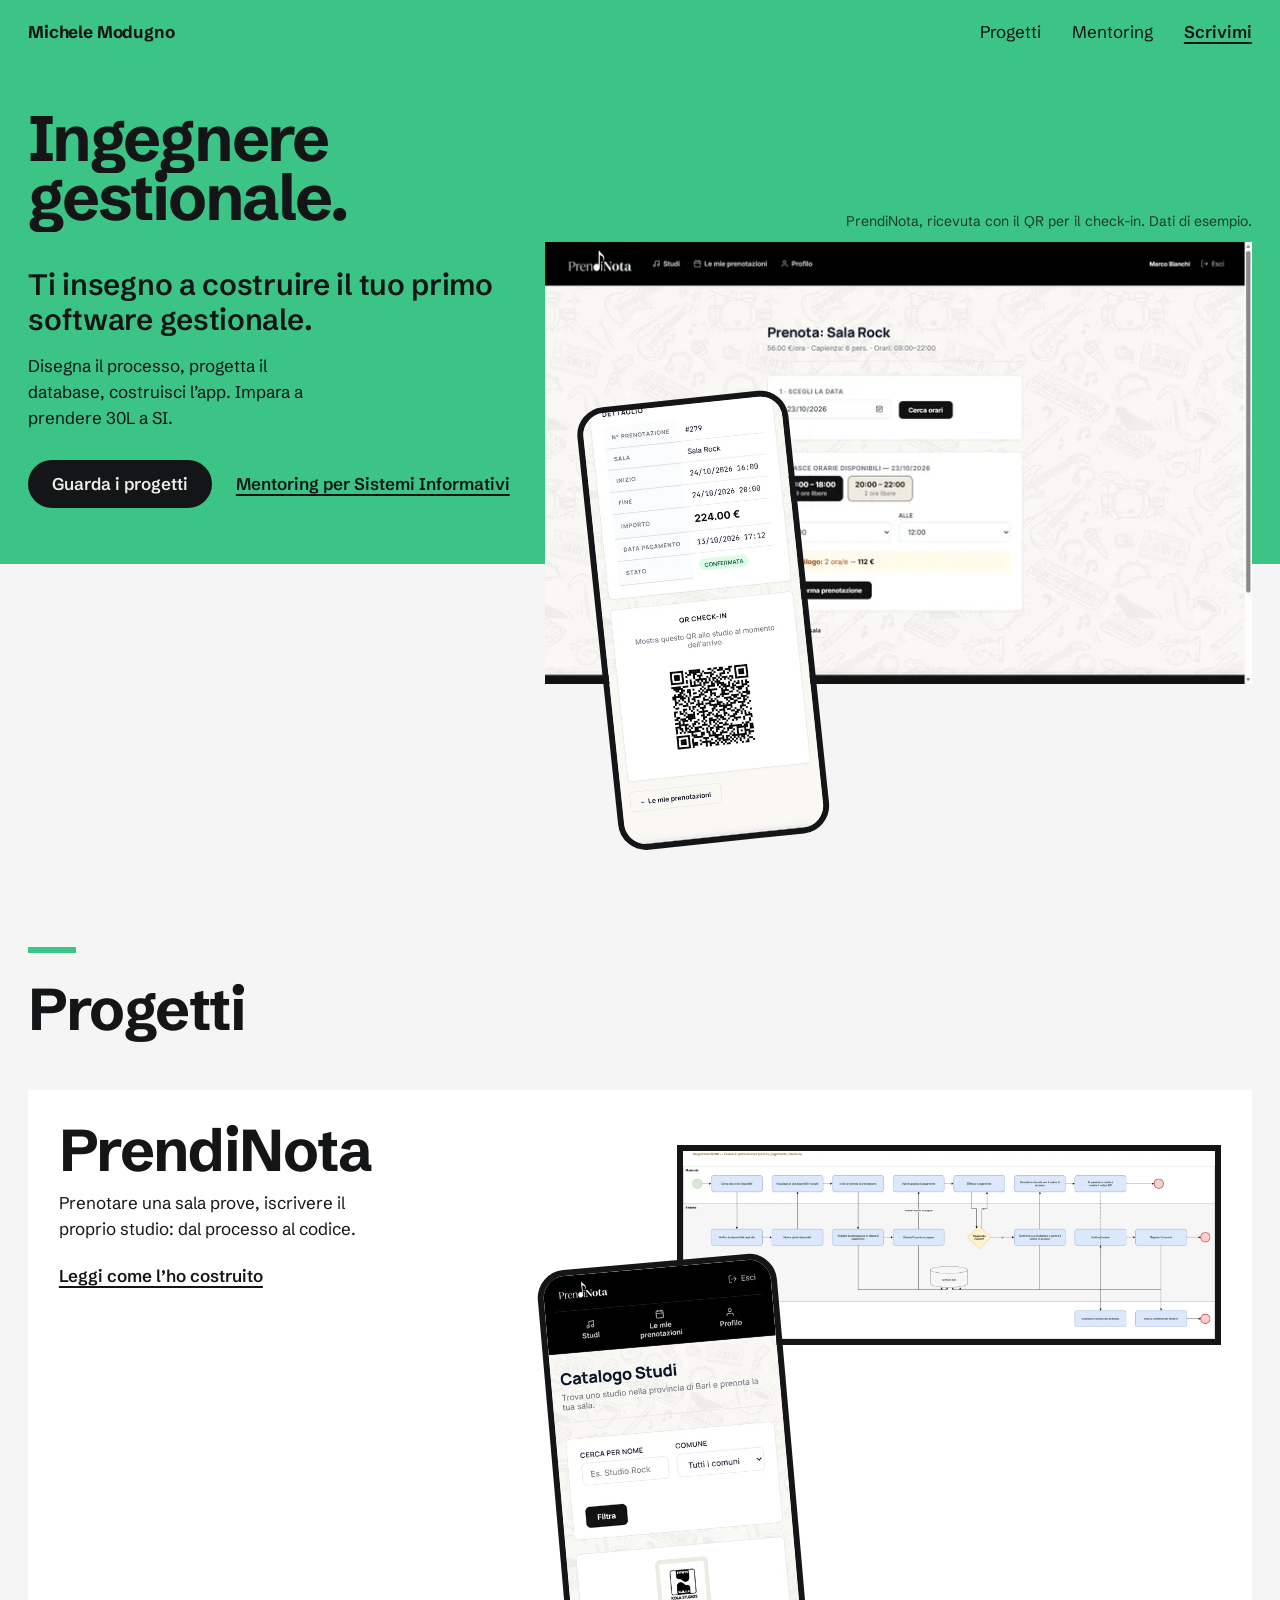
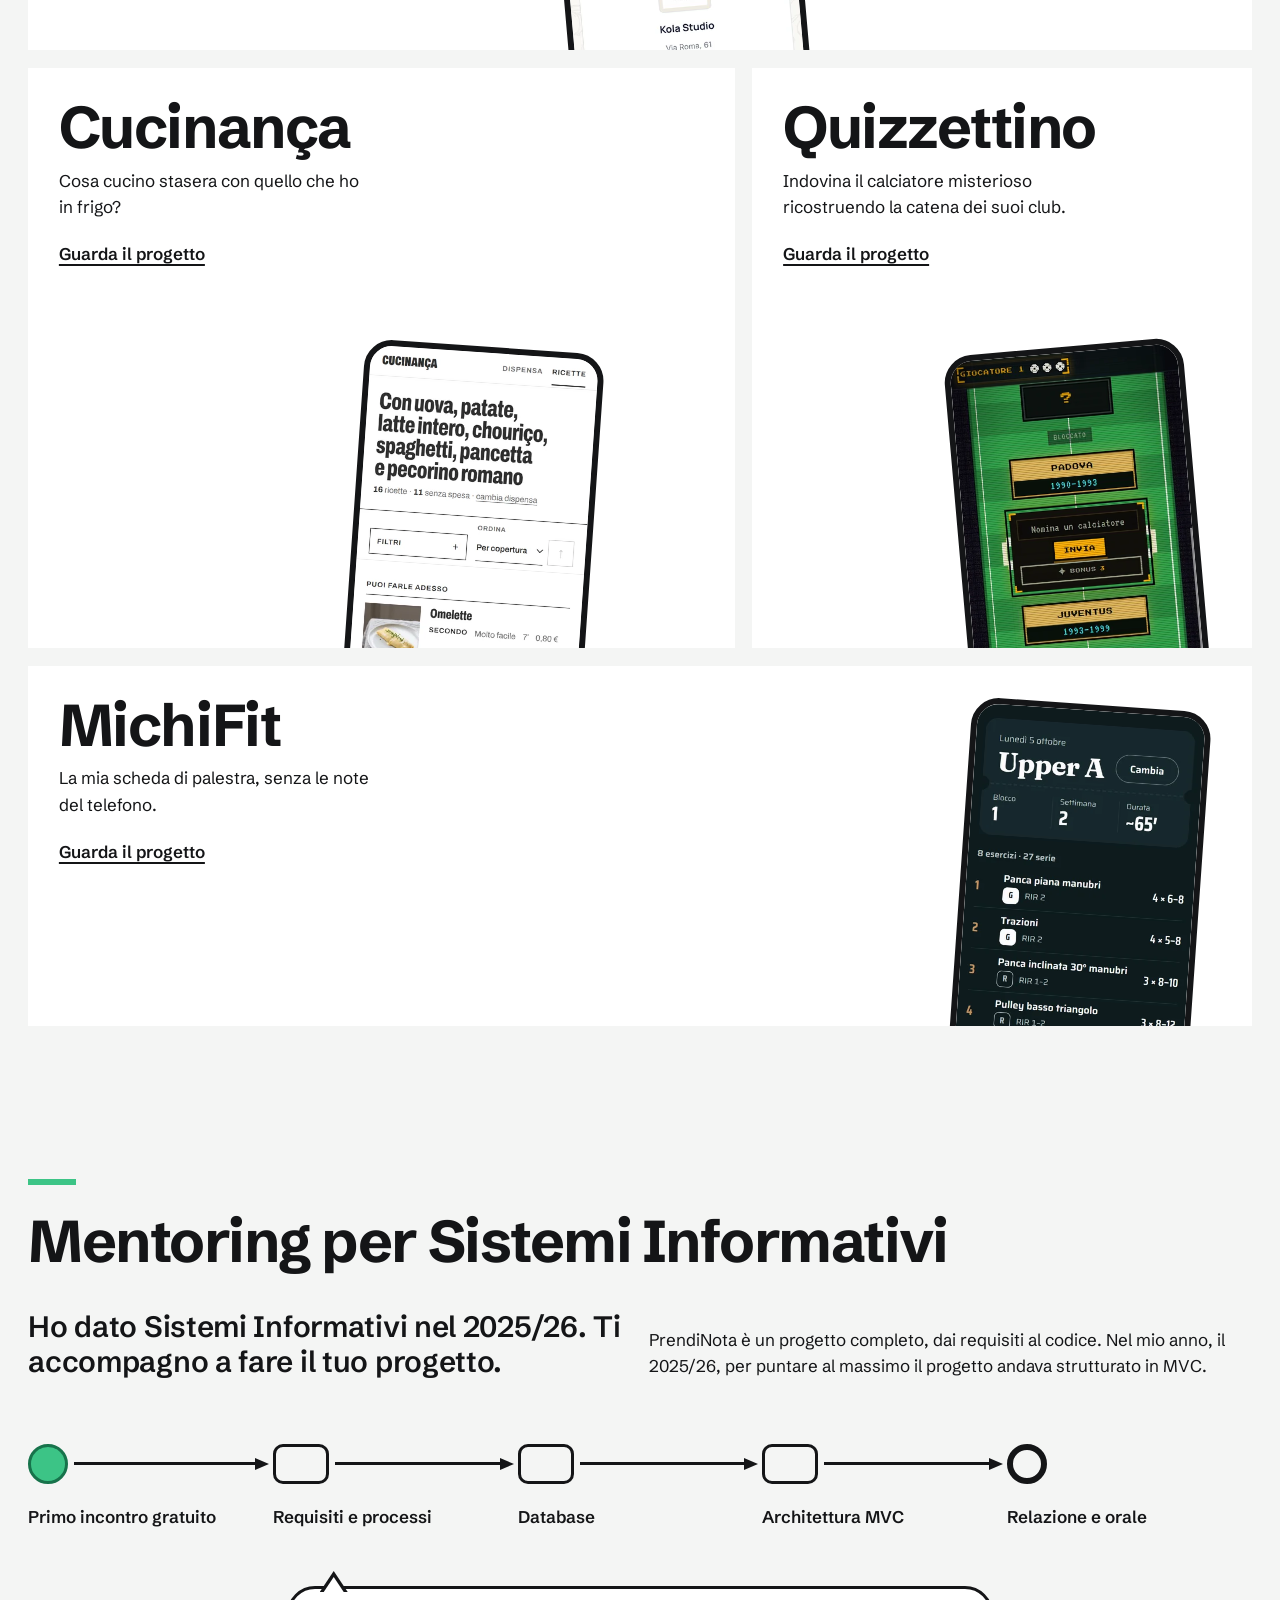
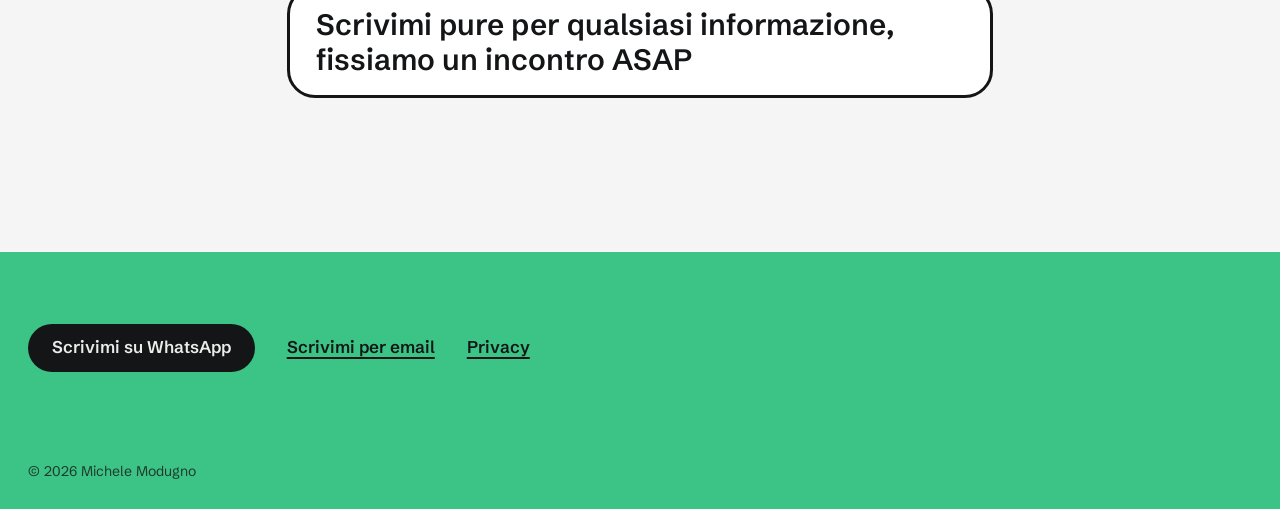
<file: index.html>
<!doctype html>
<html lang="it">
<head>
<meta charset="utf-8">
<meta name="viewport" content="width=device-width, initial-scale=1">
<title>Michele Modugno, ingegnere gestionale</title>
<meta name="description" content="Ingegnere gestionale. Progetto e costruisco web app: PrendiNota, Cucinança, Quizzettino e MichiFit.">
<link rel="canonical" href="https://michimodu99.github.io/">
<meta property="og:type" content="website">
<meta property="og:locale" content="it_IT">
<meta property="og:site_name" content="Michele Modugno">
<meta property="og:title" content="Michele Modugno">
<meta property="og:description" content="Ingegnere gestionale. Progetto e costruisco web app: PrendiNota, Cucinança, Quizzettino e MichiFit.">
<meta property="og:url" content="https://michimodu99.github.io/">
<meta property="og:image" content="https://michimodu99.github.io/og/home.jpg">
<meta property="og:image:width" content="1200">
<meta property="og:image:height" content="630">
<meta property="og:image:alt" content="Michele Modugno, ingegnere gestionale, con PrendiNota e Cucinança sul telefono">
<meta name="twitter:card" content="summary_large_image">
<meta name="theme-color" content="#3cc486">
<link rel="preload" href="/fonts/schibsted-grotesk-latin.woff2" as="font" type="font/woff2" crossorigin>
<link rel="stylesheet" href="/css/sito.css">
<link rel="icon" href="/favicon.svg" type="image/svg+xml">
<link rel="icon" href="/favicon-32.png" sizes="32x32" type="image/png">
<link rel="apple-touch-icon" href="/apple-touch-icon.png">
<script>document.documentElement.classList.add('js')</script>
<script src="/js/sito.js" defer></script>
</head>
<body>
<a class="salta" href="#contenuto">Vai al contenuto</a>

<header class="campo campo--home">
  <nav class="nav" aria-label="Principale">
    <a class="nav__nome" href="/">Michele Modugno</a>
    <ul class="nav__voci">
      <li class="nav__secondaria"><a href="#progetti">Progetti</a></li>
      <li class="nav__secondaria"><a href="#mentoring">Mentoring</a></li>
      <li><a class="nav__azione" href="#contatti">Scrivimi</a></li>
    </ul>
  </nav>

  <h1 class="titolo-grande"><span class="riga"><span>Ingegnere</span></span> <span class="riga"><span>gestionale.</span></span></h1>

  <div class="campo__corpo">
    <p class="frase">Ti insegno a costruire il tuo primo software gestionale.</p>
    <p class="campo__sotto">Disegna il processo, progetta il database, costruisci l’app. Impara a prendere 30L&nbsp;a&nbsp;SI.</p>
    <div class="campo__azioni">
      <a class="pulsante" href="#progetti">Guarda i progetti</a>
      <a class="link-forte" href="#mentoring">Mentoring per Sistemi Informativi</a>
    </div>
  </div>

  <figure class="campo__schermate">
    <img class="schermata-computer" src="/img/prendinota/computer-scelta-orario-720.webp"
      srcset="/img/prendinota/computer-scelta-orario-720.webp 720w, /img/prendinota/computer-scelta-orario-1440.webp 1440w"
      sizes="40vw" width="1440" height="900" loading="lazy"
      alt="PrendiNota da computer: la scelta dell’orario per la Sala Jazz, con le fasce libere e il riepilogo del prezzo">
    <img class="cornice-telefono" src="/img/prendinota/telefono-ricevuta-qr-390.webp"
      srcset="/img/prendinota/telefono-ricevuta-qr-390.webp 390w, /img/prendinota/telefono-ricevuta-qr-780.webp 780w"
      sizes="(min-width: 1100px) 260px, 52vw" width="780" height="1688"
      alt="PrendiNota da telefono: la ricevuta di una prenotazione confermata, con il codice QR per il check-in">
    <figcaption class="piccolo">PrendiNota, ricevuta con il QR per il check-in. Dati di esempio.</figcaption>
  </figure>
</header>

<main id="contenuto">
  <section id="progetti" class="sezione" aria-labelledby="titolo-progetti">
    <h2 id="titolo-progetti" class="titolo-sezione lineetta" data-entra>Progetti</h2>
    <ul class="pannelli">
      <li data-entra class="pannello pannello--largo">
        <div class="pannello__testo">
          <h3 class="pannello__nome"><a href="/progetti/prendinota/">PrendiNota</a></h3>
          <p>Prenotare una sala prove, iscrivere il proprio studio: dal processo al codice.</p>
          <span class="pannello__invito" aria-hidden="true">Leggi come l’ho costruito</span>
        </div>
        <div class="pannello__schermate">
          <img class="pannello__diagramma" src="/img/prendinota/bpmn-prenotazione-anteprima.webp" width="1800" height="636" loading="lazy"
            alt="Il BPMN della prenotazione in PrendiNota: le corsie di musicista, sistema e studio, dalla ricerca dello slot al check-in">
          <img class="cornice-telefono" src="/img/prendinota/telefono-catalogo-390.webp"
            srcset="/img/prendinota/telefono-catalogo-390.webp 390w, /img/prendinota/telefono-catalogo-780.webp 780w"
            sizes="220px" width="780" height="1688" loading="lazy"
            alt="PrendiNota da telefono: il catalogo degli studi di sala prove">
        </div>
      </li>
      <li data-entra class="pannello pannello--sette">
        <div class="pannello__testo">
          <h3 class="pannello__nome"><a href="/progetti/cucinanca/">Cucinança</a></h3>
          <p>Cosa cucino stasera con quello che ho in frigo?</p>
          <span class="pannello__invito" aria-hidden="true">Guarda il progetto</span>
        </div>
        <div class="pannello__schermate">
          <img class="cornice-telefono" src="/img/cucinanca/telefono-risultati-390.webp"
            srcset="/img/cucinanca/telefono-risultati-390.webp 390w, /img/cucinanca/telefono-risultati-780.webp 780w"
            sizes="220px" width="780" height="1688" loading="lazy"
            alt="Cucinança da telefono: le ricette che si possono fare con il frigo di esempio, in testa l’omelette">
        </div>
      </li>
      <li data-entra class="pannello pannello--cinque">
        <div class="pannello__testo">
          <h3 class="pannello__nome"><a href="/progetti/quizzettino/">Quizzettino</a></h3>
          <p>Indovina il calciatore misterioso ricostruendo la catena dei suoi club.</p>
          <span class="pannello__invito" aria-hidden="true">Guarda il progetto</span>
        </div>
        <div class="pannello__schermate">
          <img class="cornice-telefono" src="/img/quizzettino/telefono-partita-390.webp"
            srcset="/img/quizzettino/telefono-partita-390.webp 390w, /img/quizzettino/telefono-partita-780.webp 780w"
            sizes="220px" width="780" height="1688" loading="lazy"
            alt="Quizzettino da telefono: una partita in corso con la catena Padova, Juventus, Fiorentina">
        </div>
      </li>
      <li data-entra class="pannello pannello--fascia">
        <div class="pannello__testo">
          <h3 class="pannello__nome"><a href="/progetti/michifit/">MichiFit</a></h3>
          <p>La mia scheda di palestra, senza le note del telefono.</p>
          <span class="pannello__invito" aria-hidden="true">Guarda il progetto</span>
        </div>
        <div class="pannello__schermate">
          <img class="cornice-telefono" src="/img/michifit/telefono-oggi-scuro-390.webp"
            srcset="/img/michifit/telefono-oggi-scuro-390.webp 390w, /img/michifit/telefono-oggi-scuro-780.webp 780w"
            sizes="220px" width="780" height="1688" loading="lazy"
            alt="MichiFit da telefono: la seduta Upper A di oggi, con gli esercizi e le serie">
        </div>
      </li>
    </ul>
  </section>
  <section id="mentoring" class="sezione mentoring" aria-labelledby="titolo-mentoring">
    <h2 id="titolo-mentoring" class="titolo-sezione lineetta" data-entra>Mentoring per Sistemi Informativi</h2>
    <div class="mentoring__intro">
      <p class="frase" data-entra>Ho dato Sistemi Informativi nel 2025/26. Ti accompagno a fare il tuo progetto.</p>
      <p data-entra>PrendiNota è un progetto completo, dai requisiti al codice. Nel mio anno, il 2025/26, per puntare al massimo il progetto andava strutturato in MVC.</p>
    </div>

    <ol class="percorso" data-percorso aria-label="Il percorso, tappa per tappa">
      <li class="tappa tappa--inizio">
        <button type="button" data-entra aria-expanded="true" aria-controls="pezzo-incontro"><span class="simbolo" aria-hidden="true"></span><span class="tappa__nome">Primo incontro gratuito</span></button>
        <div class="pezzo" id="pezzo-incontro">
          <p class="nuvoletta">Scrivimi pure per qualsiasi informazione, fissiamo un incontro ASAP</p>
        </div>
      </li>
      <li class="tappa tappa--attivita">
        <button type="button" data-entra aria-expanded="false" aria-controls="pezzo-processi"><span class="simbolo" aria-hidden="true"></span><span class="tappa__nome">Requisiti e processi</span></button>
        <div class="pezzo" id="pezzo-processi">
          <a class="diagramma" href="/img/prendinota/bpmn-prenotazione.webp">
            <img src="/img/prendinota/bpmn-prenotazione-anteprima.webp" width="1800" height="636" loading="lazy"
              alt="Il BPMN della prenotazione in PrendiNota: corsie di musicista, sistema e studio, dalla ricerca dello slot al check-in">
            <span class="diagramma__zoom">Ingrandisci</span>
          </a>
          <p class="pezzo__riga">Il BPMN del mio progetto.</p>
        </div>
      </li>
      <li class="tappa tappa--attivita">
        <button type="button" data-entra aria-expanded="false" aria-controls="pezzo-database"><span class="simbolo" aria-hidden="true"></span><span class="tappa__nome">Database</span></button>
        <div class="pezzo" id="pezzo-database">
          <a class="diagramma" href="/img/prendinota/er.webp">
            <img src="/img/prendinota/er-anteprima.webp" width="1800" height="1431" loading="lazy"
              alt="Il modello ER di PrendiNota: utenti, studi, sale, prenotazioni, pagamenti e recensioni">
            <span class="diagramma__zoom">Ingrandisci</span>
          </a>
          <p class="pezzo__riga">Il modello ER: 14 tabelle.</p>
        </div>
      </li>
      <li class="tappa tappa--attivita">
        <button type="button" data-entra aria-expanded="false" aria-controls="pezzo-mvc"><span class="simbolo" aria-hidden="true"></span><span class="tappa__nome">Architettura MVC</span></button>
        <div class="pezzo" id="pezzo-mvc">
          <a class="diagramma" href="/img/prendinota/classi.webp">
            <img src="/img/prendinota/classi-anteprima.webp" width="1800" height="1220" loading="lazy"
              alt="Il diagramma delle classi di PrendiNota: modelli, controller e le loro relazioni">
            <span class="diagramma__zoom">Ingrandisci</span>
          </a>
          <p class="pezzo__riga">Le classi del mio MVC in CodeIgniter 4.</p>
        </div>
      </li>
      <li class="tappa tappa--fine">
        <button type="button" data-entra aria-expanded="false" aria-controls="pezzo-orale"><span class="simbolo" aria-hidden="true"></span><span class="tappa__nome">Relazione e orale</span></button>
        <div class="pezzo" id="pezzo-orale">
          <img class="libretto" src="/img/libretto/libretto-30-lode.webp" width="1869" height="291" loading="lazy"
            alt="Estratto del libretto: Sistemi Informativi, anno accademico 2025/26, voto 30 e lode">
          <p class="pezzo__riga">Sistemi Informativi, A.A. 2025/26: 30 e lode. Estratto dal mio libretto.</p>
        </div>
      </li>
    </ol>
  </section>
</main>

<footer id="contatti" class="campo chiusura">
  <ul class="chiusura__link" data-entra>
    <li><a class="pulsante" href="https://wa.me/393209552840?text=Ciao%20Michele%2C%20ho%20visto%20il%20tuo%20sito.%20Sto%20preparando%20Sistemi%20Informativi%20e%20vorrei%20fissare%20il%20primo%20incontro%20gratuito.">Scrivimi su WhatsApp</a></li>
    <li><a class="link-forte" href="mailto:michelemodugno99@gmail.com">Scrivimi per email</a></li>
    <li><a class="link-forte" href="/privacy/">Privacy</a></li>
  </ul>
  <p class="chiusura__firma piccolo" data-entra>© 2026 Michele Modugno</p>
</footer>
</body>
</html>
</file>
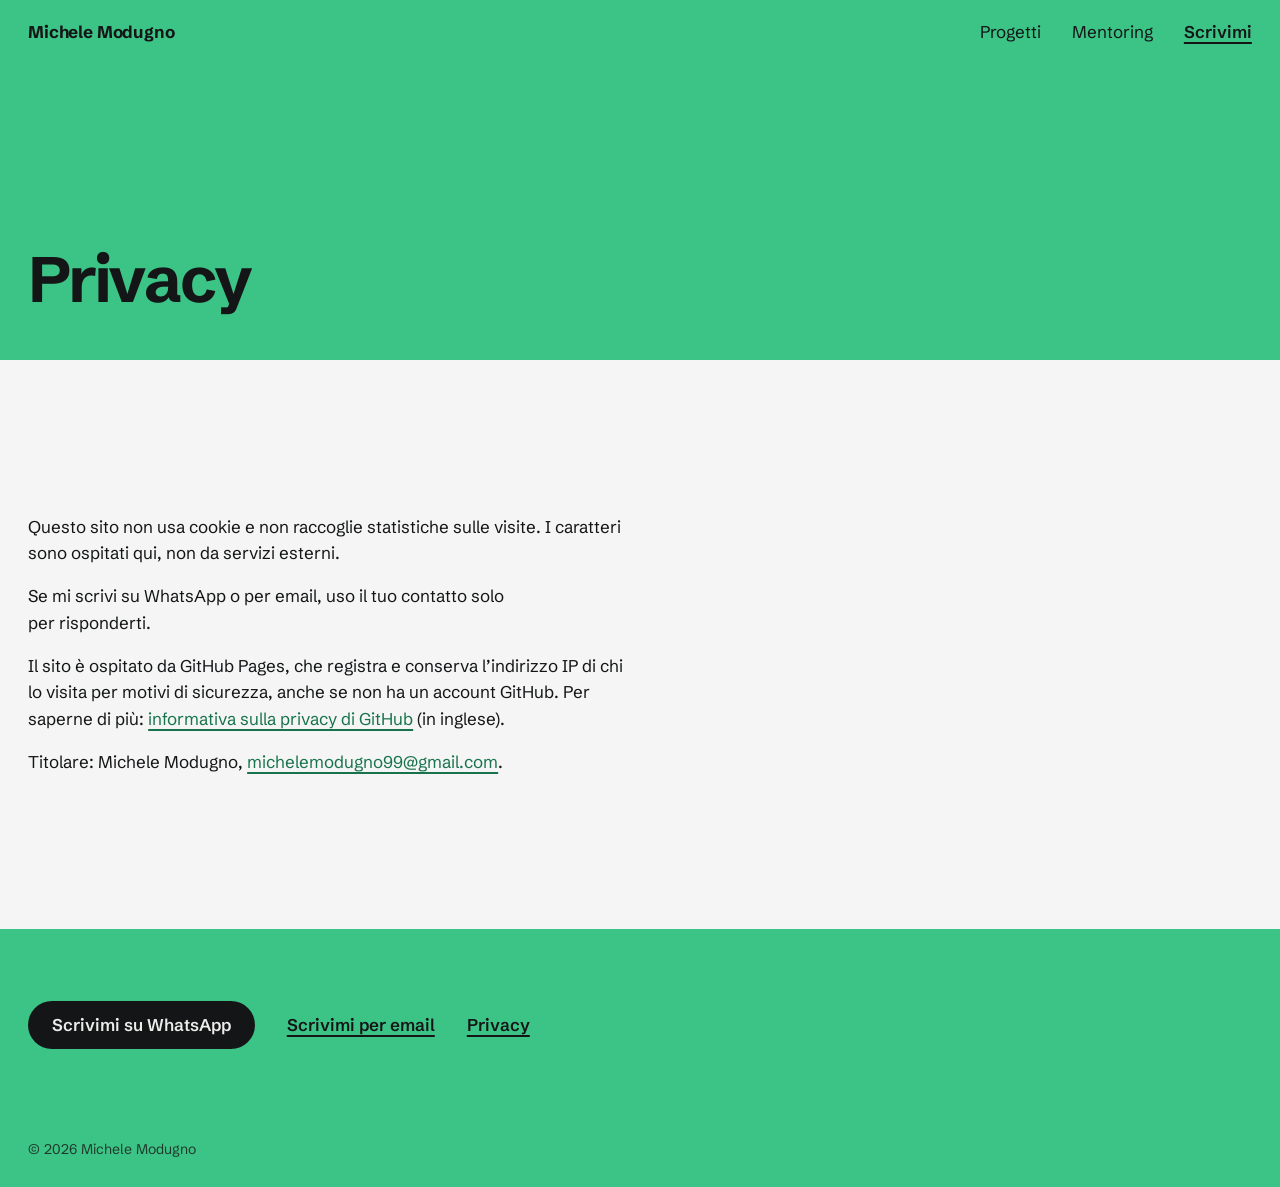
<file: privacy/index.html>
<!doctype html>
<html lang="it">
<head>
<meta charset="utf-8">
<meta name="viewport" content="width=device-width, initial-scale=1">
<title>Privacy, Michele Modugno</title>
<meta name="description" content="Questo sito non usa cookie e non raccoglie statistiche sulle visite.">
<link rel="canonical" href="https://michimodu99.github.io/privacy/">
<meta property="og:type" content="website">
<meta property="og:locale" content="it_IT">
<meta property="og:site_name" content="Michele Modugno">
<meta property="og:title" content="Privacy, Michele Modugno">
<meta property="og:description" content="Questo sito non usa cookie e non raccoglie statistiche sulle visite.">
<meta property="og:url" content="https://michimodu99.github.io/privacy/">
<meta property="og:image" content="https://michimodu99.github.io/og/home.jpg">
<meta property="og:image:width" content="1200">
<meta property="og:image:height" content="630">
<meta property="og:image:alt" content="Michele Modugno, ingegnere gestionale, con PrendiNota e Cucinança sul telefono">
<meta name="twitter:card" content="summary_large_image">
<meta name="theme-color" content="#3cc486">
<link rel="preload" href="/fonts/schibsted-grotesk-latin.woff2" as="font" type="font/woff2" crossorigin>
<link rel="stylesheet" href="/css/sito.css">
<link rel="icon" href="/favicon.svg" type="image/svg+xml">
<link rel="icon" href="/favicon-32.png" sizes="32x32" type="image/png">
<link rel="apple-touch-icon" href="/apple-touch-icon.png">
<script>document.documentElement.classList.add('js')</script>
<script src="/js/sito.js" defer></script>
</head>
<body>
<a class="salta" href="#contenuto">Vai al contenuto</a>

<header class="campo campo--basso">
  <nav class="nav" aria-label="Principale">
    <a class="nav__nome" href="/">Michele Modugno</a>
    <ul class="nav__voci">
      <li class="nav__secondaria"><a href="/#progetti">Progetti</a></li>
      <li class="nav__secondaria"><a href="/#mentoring">Mentoring</a></li>
      <li><a class="nav__azione" href="#contatti">Scrivimi</a></li>
    </ul>
  </nav>

  <h1 class="titolo-grande">Privacy</h1>
</header>

<main id="contenuto">
  <section class="sezione testo-legale" aria-label="Informativa sulla privacy">
    <div data-entra>
      <p>Questo sito non usa cookie e non raccoglie statistiche sulle visite. I caratteri sono ospitati qui, non da servizi esterni.</p>
      <p>Se mi scrivi su WhatsApp o per email, uso il tuo contatto solo per risponderti.</p>
      <p>Il sito è ospitato da GitHub Pages, che registra e conserva l’indirizzo IP di chi lo visita per motivi di sicurezza, anche se non ha un account GitHub. Per saperne di più: <a href="https://docs.github.com/en/site-policy/privacy-policies/github-general-privacy-statement">informativa sulla privacy di GitHub</a> (in inglese).</p>
      <p>Titolare: Michele Modugno, <a href="mailto:michelemodugno99@gmail.com">michelemodugno99@gmail.com</a>.</p>
    </div>
  </section>
</main>

<footer id="contatti" class="campo chiusura">
  <ul class="chiusura__link" data-entra>
    <li><a class="pulsante" href="https://wa.me/393209552840?text=Ciao%20Michele%2C%20ho%20visto%20il%20tuo%20sito.">Scrivimi su WhatsApp</a></li>
    <li><a class="link-forte" href="mailto:michelemodugno99@gmail.com">Scrivimi per email</a></li>
    <li><a class="link-forte" href="/privacy/">Privacy</a></li>
  </ul>
  <p class="chiusura__firma piccolo" data-entra>© 2026 Michele Modugno</p>
</footer>
</body>
</html>
</file>
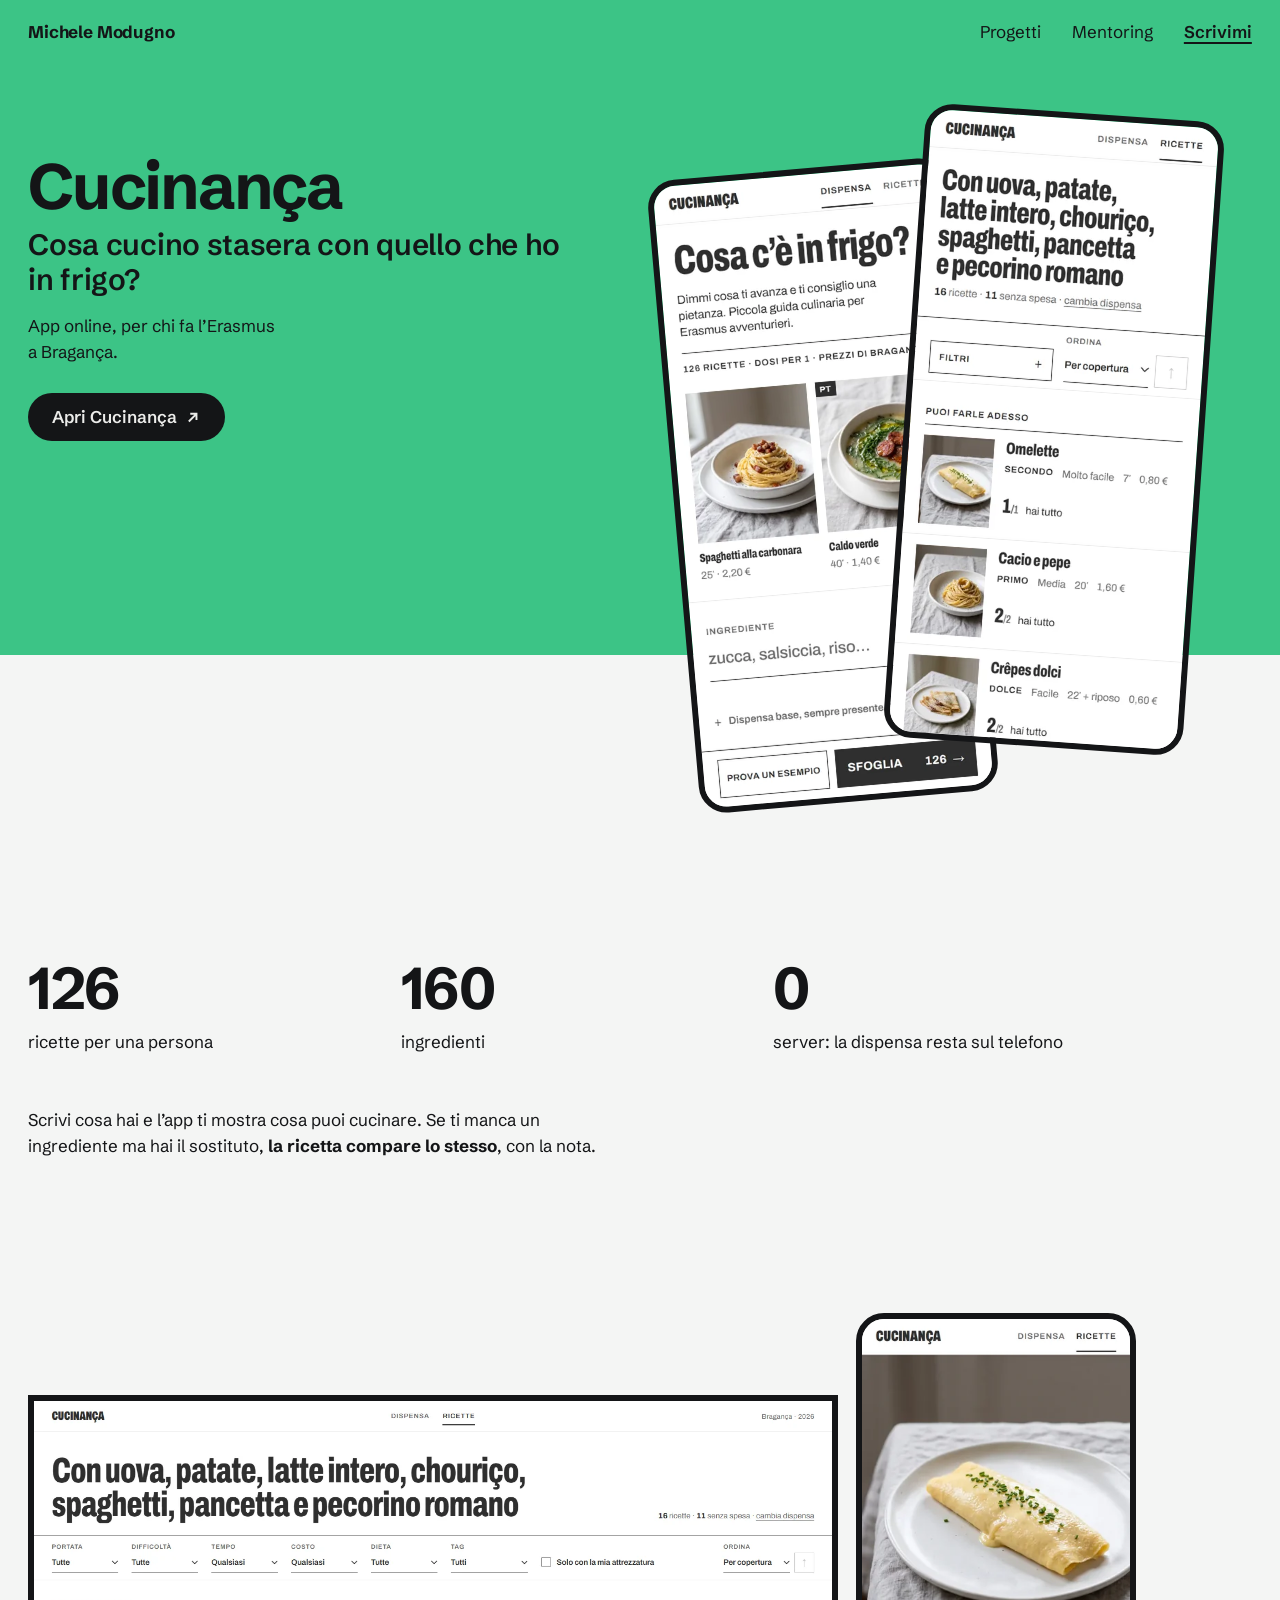
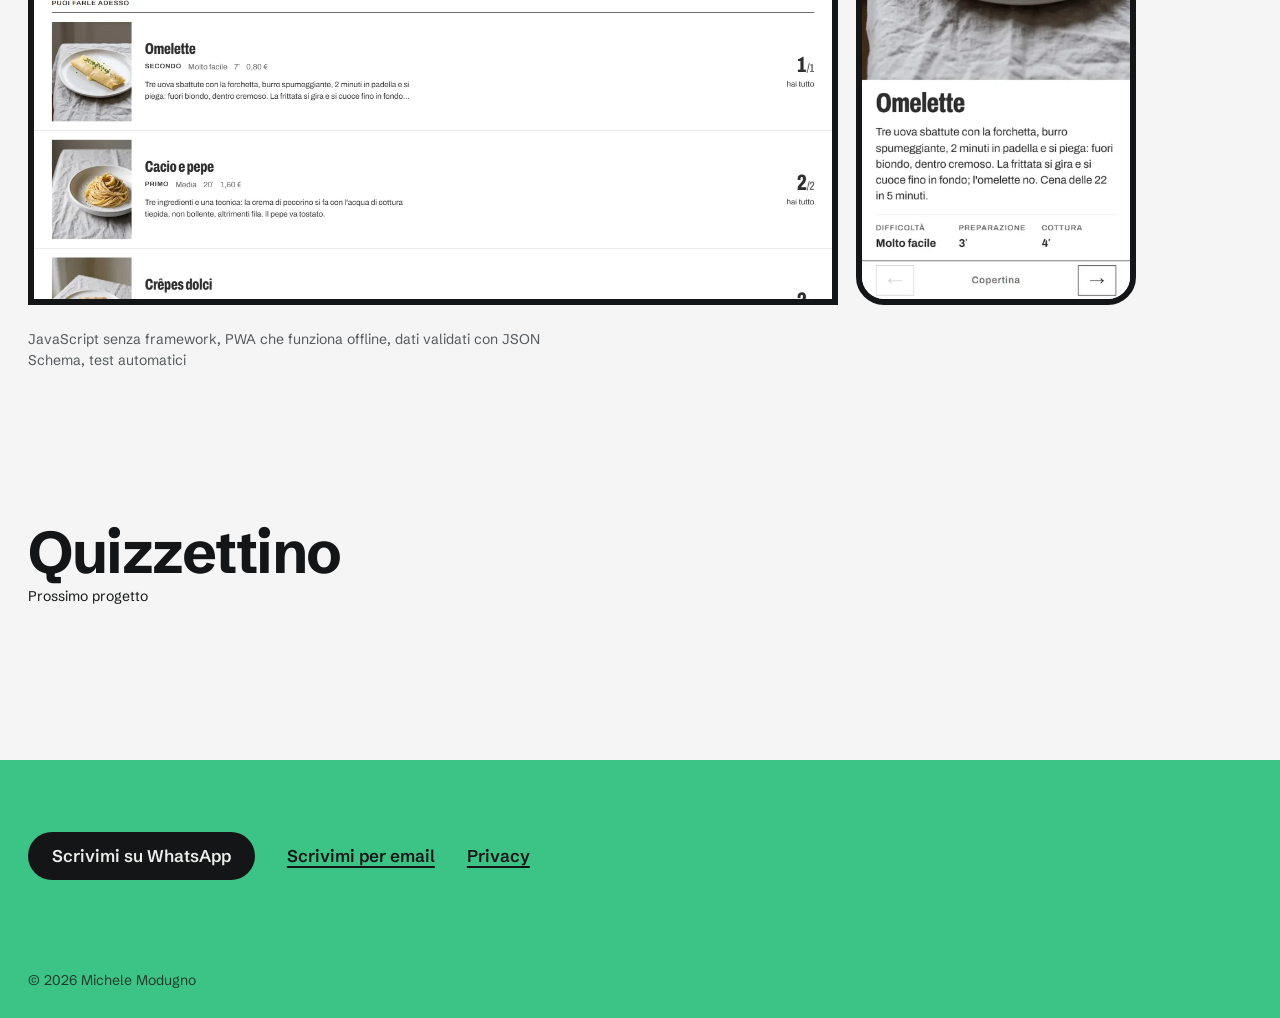
<file: progetti/cucinanca/index.html>
<!doctype html>
<html lang="it">
<head>
<meta charset="utf-8">
<meta name="viewport" content="width=device-width, initial-scale=1">
<title>Cucinança: cosa cucino con quello che ho in frigo?</title>
<meta name="description" content="126 ricette per una persona, per chi fa l’Erasmus a Bragança.">
<link rel="canonical" href="https://michimodu99.github.io/progetti/cucinanca/">
<meta property="og:type" content="website">
<meta property="og:locale" content="it_IT">
<meta property="og:site_name" content="Michele Modugno">
<meta property="og:title" content="Cucinança: cosa cucino con quello che ho in frigo?">
<meta property="og:description" content="126 ricette per una persona, per chi fa l’Erasmus a Bragança.">
<meta property="og:url" content="https://michimodu99.github.io/progetti/cucinanca/">
<meta property="og:image" content="https://michimodu99.github.io/og/cucinanca.jpg">
<meta property="og:image:width" content="1200">
<meta property="og:image:height" content="630">
<meta property="og:image:alt" content="Cucinança, con la ricetta dell’omelette sul telefono">
<meta name="twitter:card" content="summary_large_image">
<meta name="theme-color" content="#3cc486">
<link rel="preload" href="/fonts/schibsted-grotesk-latin.woff2" as="font" type="font/woff2" crossorigin>
<link rel="stylesheet" href="/css/sito.css">
<link rel="icon" href="/favicon.svg" type="image/svg+xml">
<link rel="icon" href="/favicon-32.png" sizes="32x32" type="image/png">
<link rel="apple-touch-icon" href="/apple-touch-icon.png">
<script>document.documentElement.classList.add('js')</script>
<script src="/js/sito.js" defer></script>
</head>
<body>
<a class="salta" href="#contenuto">Vai al contenuto</a>

<header class="campo progetto-campo">
  <nav class="nav" aria-label="Principale">
    <a class="nav__nome" href="/">Michele Modugno</a>
    <ul class="nav__voci">
      <li class="nav__secondaria"><a href="/#progetti">Progetti</a></li>
      <li class="nav__secondaria"><a href="/#mentoring">Mentoring</a></li>
      <li><a class="nav__azione" href="#contatti">Scrivimi</a></li>
    </ul>
  </nav>

  <div class="progetto-campo__testo">
    <h1 class="titolo-grande">Cucinança</h1>
    <p class="frase">Cosa cucino stasera con quello che ho in frigo?</p>
    <p class="progetto-campo__stato">App online, per chi fa l’Erasmus a Bragança.</p>
    <p class="campo__azioni">
      <a class="pulsante" href="https://cucinanca.pages.dev/" target="_blank" rel="noopener">Apri Cucinança
        <svg class="freccia" viewBox="0 0 16 16" width="16" height="16" aria-hidden="true"><path d="M4 12 12 4M5.5 4H12v6.5" fill="none" stroke="currentColor" stroke-width="2"/></svg></a>
    </p>
  </div>

  <div class="duo">
    <img class="cornice-telefono" src="/img/cucinanca/telefono-home-390.webp"
      srcset="/img/cucinanca/telefono-home-390.webp 390w, /img/cucinanca/telefono-home-780.webp 780w"
      sizes="(min-width: 1100px) 260px, 46vw" width="780" height="1688"
      alt="Cucinança da telefono: la pagina iniziale «Cosa c’è in frigo?», con alcuni piatti e il campo per scrivere gli ingredienti">
    <img class="cornice-telefono" src="/img/cucinanca/telefono-risultati-390.webp"
      srcset="/img/cucinanca/telefono-risultati-390.webp 390w, /img/cucinanca/telefono-risultati-780.webp 780w"
      sizes="(min-width: 1100px) 260px, 46vw" width="780" height="1688"
      alt="Cucinança da telefono: con uova, patate, chouriço e spaghetti trova 16 ricette, prima quelle che puoi fare subito">
  </div>
</header>

<main id="contenuto">
  <section class="sezione progetto-corpo" aria-label="Cucinança in breve">
    <ul class="numeri">
      <li data-entra><span class="numeri__valore">126</span> ricette per una persona</li>
      <li data-entra><span class="numeri__valore">160</span> ingredienti</li>
      <li data-entra><span class="numeri__valore">0</span> server: la dispensa resta sul telefono</li>
    </ul>
    <p class="progetto-corpo__frase" data-entra>Scrivi cosa hai e l’app ti mostra cosa puoi cucinare. Se ti manca un ingrediente ma hai il sostituto, <strong>la ricetta compare lo stesso</strong>, con la nota.</p>
  </section>

  <section class="sezione" aria-label="Le schermate">
    <figure class="schermate-progetto">
      <img class="schermata-grande" data-entra src="/img/cucinanca/computer-risultati-1440.webp"
        srcset="/img/cucinanca/computer-risultati-720.webp 720w, /img/cucinanca/computer-risultati-1440.webp 1440w"
        sizes="(min-width: 1100px) 66vw, 100vw" width="1440" height="900" loading="lazy"
        alt="Cucinança da computer: i risultati della ricerca con i filtri per portata, difficoltà, tempo, costo e dieta; in cima l’omelette, che si può fare subito">
      <img class="cornice-telefono" data-entra src="/img/cucinanca/telefono-ricetta-390.webp"
        srcset="/img/cucinanca/telefono-ricetta-390.webp 390w, /img/cucinanca/telefono-ricetta-780.webp 780w"
        sizes="(min-width: 1100px) 22vw, 60vw" width="780" height="1688" loading="lazy"
        alt="Cucinança da telefono: la ricetta dell’omelette, con la foto del piatto, il racconto e i tempi">
    </figure>
    <p class="strumenti piccolo" data-entra>JavaScript senza framework, PWA che funziona offline, dati validati con JSON Schema, test automatici</p>
  </section>

  <section class="sezione" aria-label="Prossimo progetto">
    <a class="prossimo" data-entra href="/progetti/quizzettino/"><span class="prossimo__nome">Quizzettino</span> <span class="piccolo">Prossimo progetto</span></a>
  </section>
</main>

<footer id="contatti" class="campo chiusura">
  <ul class="chiusura__link" data-entra>
    <li><a class="pulsante" href="https://wa.me/393209552840?text=Ciao%20Michele%2C%20ho%20visto%20il%20tuo%20sito.">Scrivimi su WhatsApp</a></li>
    <li><a class="link-forte" href="mailto:michelemodugno99@gmail.com">Scrivimi per email</a></li>
    <li><a class="link-forte" href="/privacy/">Privacy</a></li>
  </ul>
  <p class="chiusura__firma piccolo" data-entra>© 2026 Michele Modugno</p>
</footer>
</body>
</html>
</file>
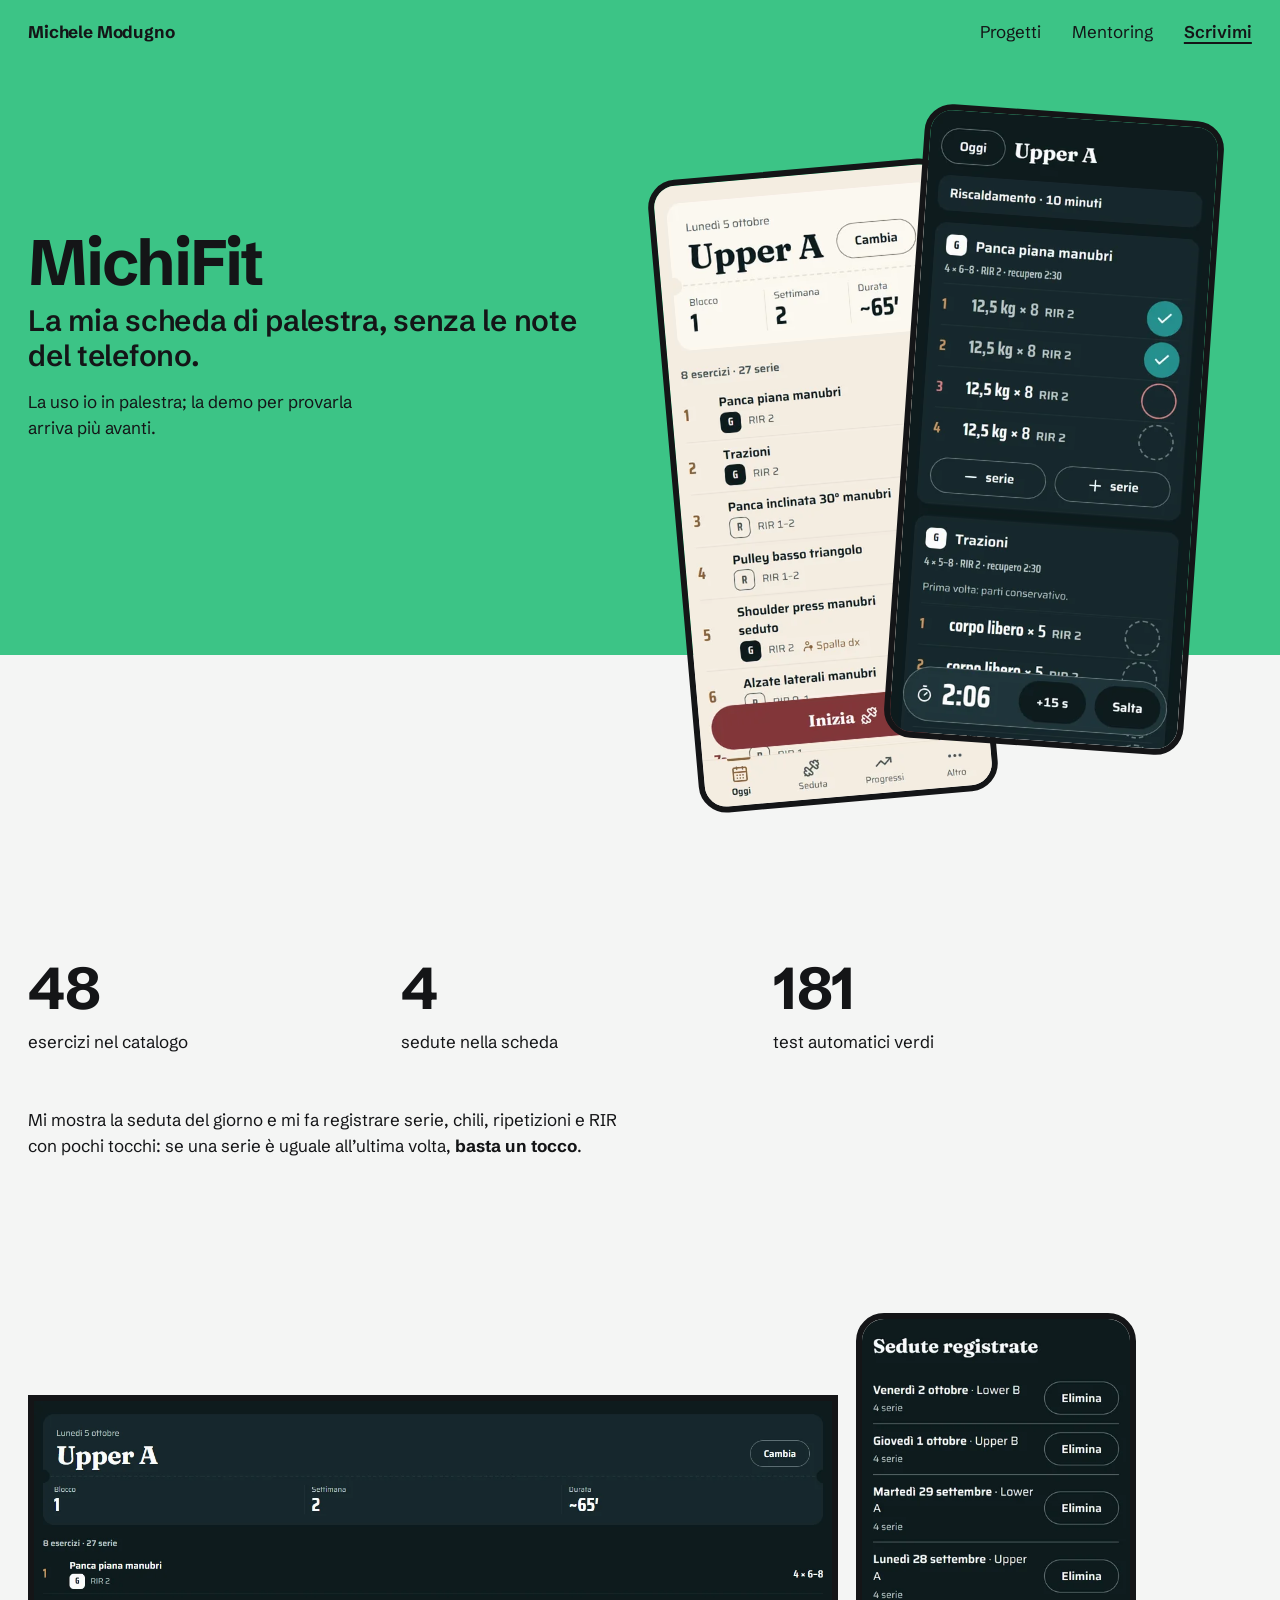
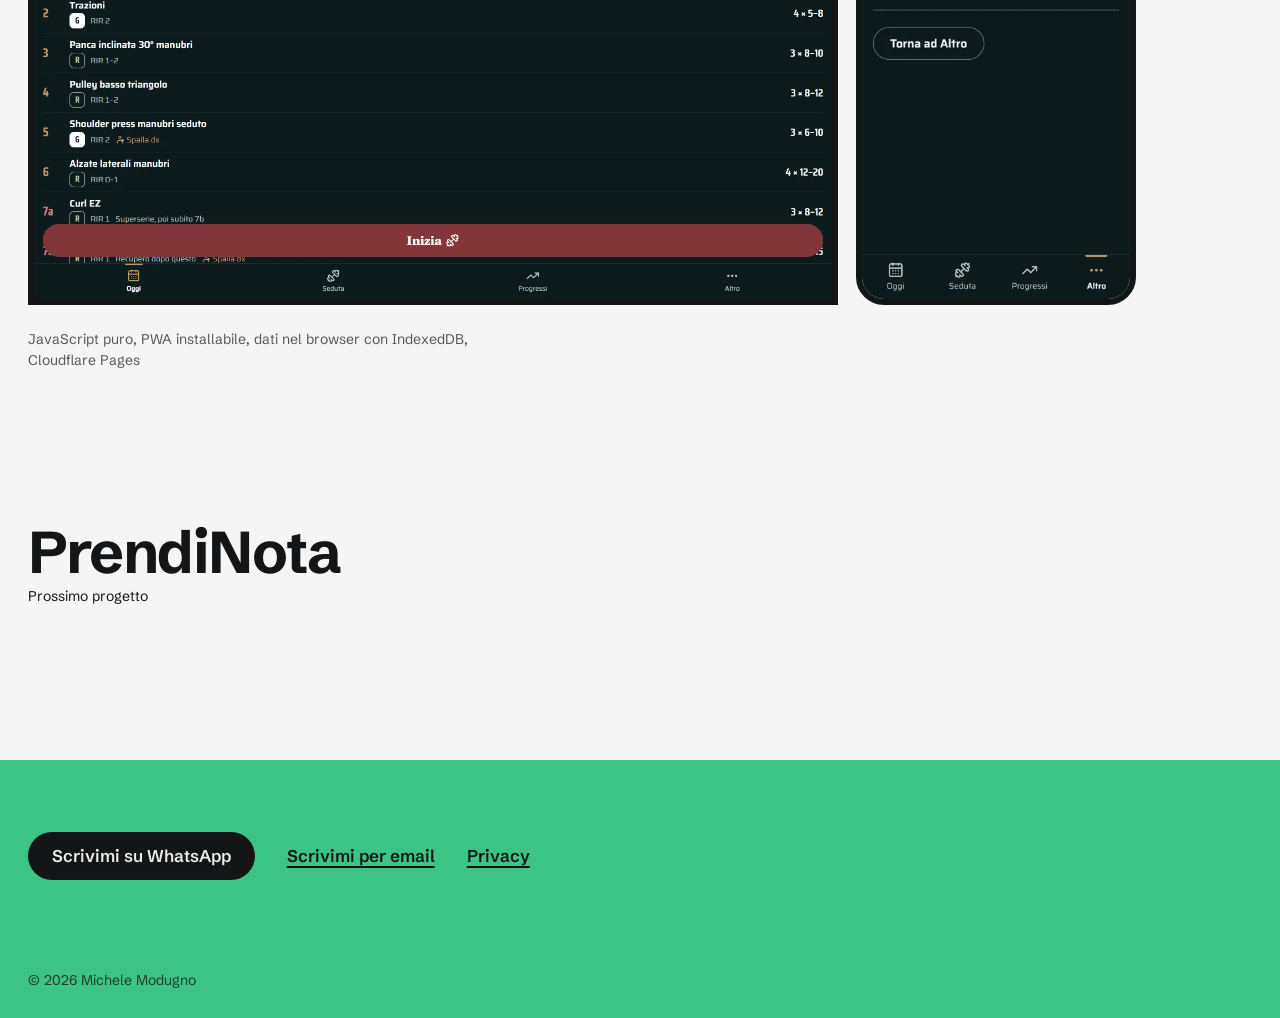
<file: progetti/michifit/index.html>
<!doctype html>
<html lang="it">
<head>
<meta charset="utf-8">
<meta name="viewport" content="width=device-width, initial-scale=1">
<title>MichiFit: la mia scheda di palestra</title>
<meta name="description" content="Serie e chili registrati con un tocco, anche offline.">
<link rel="canonical" href="https://michimodu99.github.io/progetti/michifit/">
<meta property="og:type" content="website">
<meta property="og:locale" content="it_IT">
<meta property="og:site_name" content="Michele Modugno">
<meta property="og:title" content="MichiFit: la mia scheda di palestra">
<meta property="og:description" content="Serie e chili registrati con un tocco, anche offline.">
<meta property="og:url" content="https://michimodu99.github.io/progetti/michifit/">
<meta property="og:image" content="https://michimodu99.github.io/og/michifit.jpg">
<meta property="og:image:width" content="1200">
<meta property="og:image:height" content="630">
<meta property="og:image:alt" content="MichiFit, con la seduta del giorno sul telefono">
<meta name="twitter:card" content="summary_large_image">
<meta name="theme-color" content="#3cc486">
<link rel="preload" href="/fonts/schibsted-grotesk-latin.woff2" as="font" type="font/woff2" crossorigin>
<link rel="stylesheet" href="/css/sito.css">
<link rel="icon" href="/favicon.svg" type="image/svg+xml">
<link rel="icon" href="/favicon-32.png" sizes="32x32" type="image/png">
<link rel="apple-touch-icon" href="/apple-touch-icon.png">
<script>document.documentElement.classList.add('js')</script>
<script src="/js/sito.js" defer></script>
</head>
<body>
<a class="salta" href="#contenuto">Vai al contenuto</a>

<header class="campo progetto-campo">
  <nav class="nav" aria-label="Principale">
    <a class="nav__nome" href="/">Michele Modugno</a>
    <ul class="nav__voci">
      <li class="nav__secondaria"><a href="/#progetti">Progetti</a></li>
      <li class="nav__secondaria"><a href="/#mentoring">Mentoring</a></li>
      <li><a class="nav__azione" href="#contatti">Scrivimi</a></li>
    </ul>
  </nav>

  <div class="progetto-campo__testo">
    <h1 class="titolo-grande">MichiFit</h1>
    <p class="frase">La mia scheda di palestra, senza le note del telefono.</p>
    <p class="progetto-campo__stato">La uso io in palestra; la demo per provarla arriva più avanti.</p>
  </div>
  <div class="duo">
    <img class="cornice-telefono" src="/img/michifit/telefono-oggi-chiaro-390.webp"
      srcset="/img/michifit/telefono-oggi-chiaro-390.webp 390w, /img/michifit/telefono-oggi-chiaro-780.webp 780w"
      sizes="(min-width: 1100px) 260px, 46vw" width="780" height="1688"
      alt="MichiFit da telefono, tema chiaro: la seduta di oggi, Upper A, con blocco, settimana, durata e gli esercizi con serie e RIR">
    <img class="cornice-telefono" src="/img/michifit/telefono-seduta-390.webp"
      srcset="/img/michifit/telefono-seduta-390.webp 390w, /img/michifit/telefono-seduta-780.webp 780w"
      sizes="(min-width: 1100px) 260px, 46vw" width="780" height="1688"
      alt="MichiFit durante la seduta, tema scuro: le serie della panca piana spuntate una per una e il timer di recupero in basso">
  </div>
</header>

<main id="contenuto">
  <section class="sezione progetto-corpo" aria-label="MichiFit in breve">
    <ul class="numeri">
      <li data-entra><span class="numeri__valore">48</span> esercizi nel catalogo</li>
      <li data-entra><span class="numeri__valore">4</span> sedute nella scheda</li>
      <li data-entra><span class="numeri__valore">181</span> test automatici verdi</li>
    </ul>
    <p class="progetto-corpo__frase" data-entra>Mi mostra la seduta del giorno e mi fa registrare serie, chili, ripetizioni e RIR con pochi tocchi: se una serie è uguale all’ultima volta, <strong>basta un tocco</strong>.</p>
  </section>
  <section class="sezione" aria-label="Le schermate">
    <figure class="schermate-progetto">
      <img class="schermata-grande" data-entra src="/img/michifit/computer-oggi-720.webp"
      srcset="/img/michifit/computer-oggi-720.webp 720w, /img/michifit/computer-oggi-1440.webp 1440w"
      sizes="(min-width: 1100px) 66vw, 100vw" width="1440" height="900" loading="lazy"
      alt="MichiFit da computer, tema scuro: la seduta Upper A con gli esercizi e il pulsante Inizia">
      <img class="cornice-telefono" data-entra src="/img/michifit/telefono-sedute-390.webp"
      srcset="/img/michifit/telefono-sedute-390.webp 390w, /img/michifit/telefono-sedute-780.webp 780w"
      sizes="(min-width: 1100px) 22vw, 60vw" width="780" height="1688" loading="lazy"
      alt="Le sedute registrate: quattro sedute di esempio tra fine settembre e inizio ottobre">
    </figure>
    <p class="strumenti piccolo" data-entra>JavaScript puro, PWA installabile, dati nel browser con IndexedDB, Cloudflare Pages</p>
  </section>
  <section class="sezione" aria-label="Prossimo progetto">
    <a class="prossimo" data-entra href="/progetti/prendinota/"><span class="prossimo__nome">PrendiNota</span> <span class="piccolo">Prossimo progetto</span></a>
  </section>
</main>

<footer id="contatti" class="campo chiusura">
  <ul class="chiusura__link" data-entra>
    <li><a class="pulsante" href="https://wa.me/393209552840?text=Ciao%20Michele%2C%20ho%20visto%20il%20tuo%20sito.">Scrivimi su WhatsApp</a></li>
    <li><a class="link-forte" href="mailto:michelemodugno99@gmail.com">Scrivimi per email</a></li>
    <li><a class="link-forte" href="/privacy/">Privacy</a></li>
  </ul>
  <p class="chiusura__firma piccolo" data-entra>© 2026 Michele Modugno</p>
</footer>
</body>
</html>
</file>
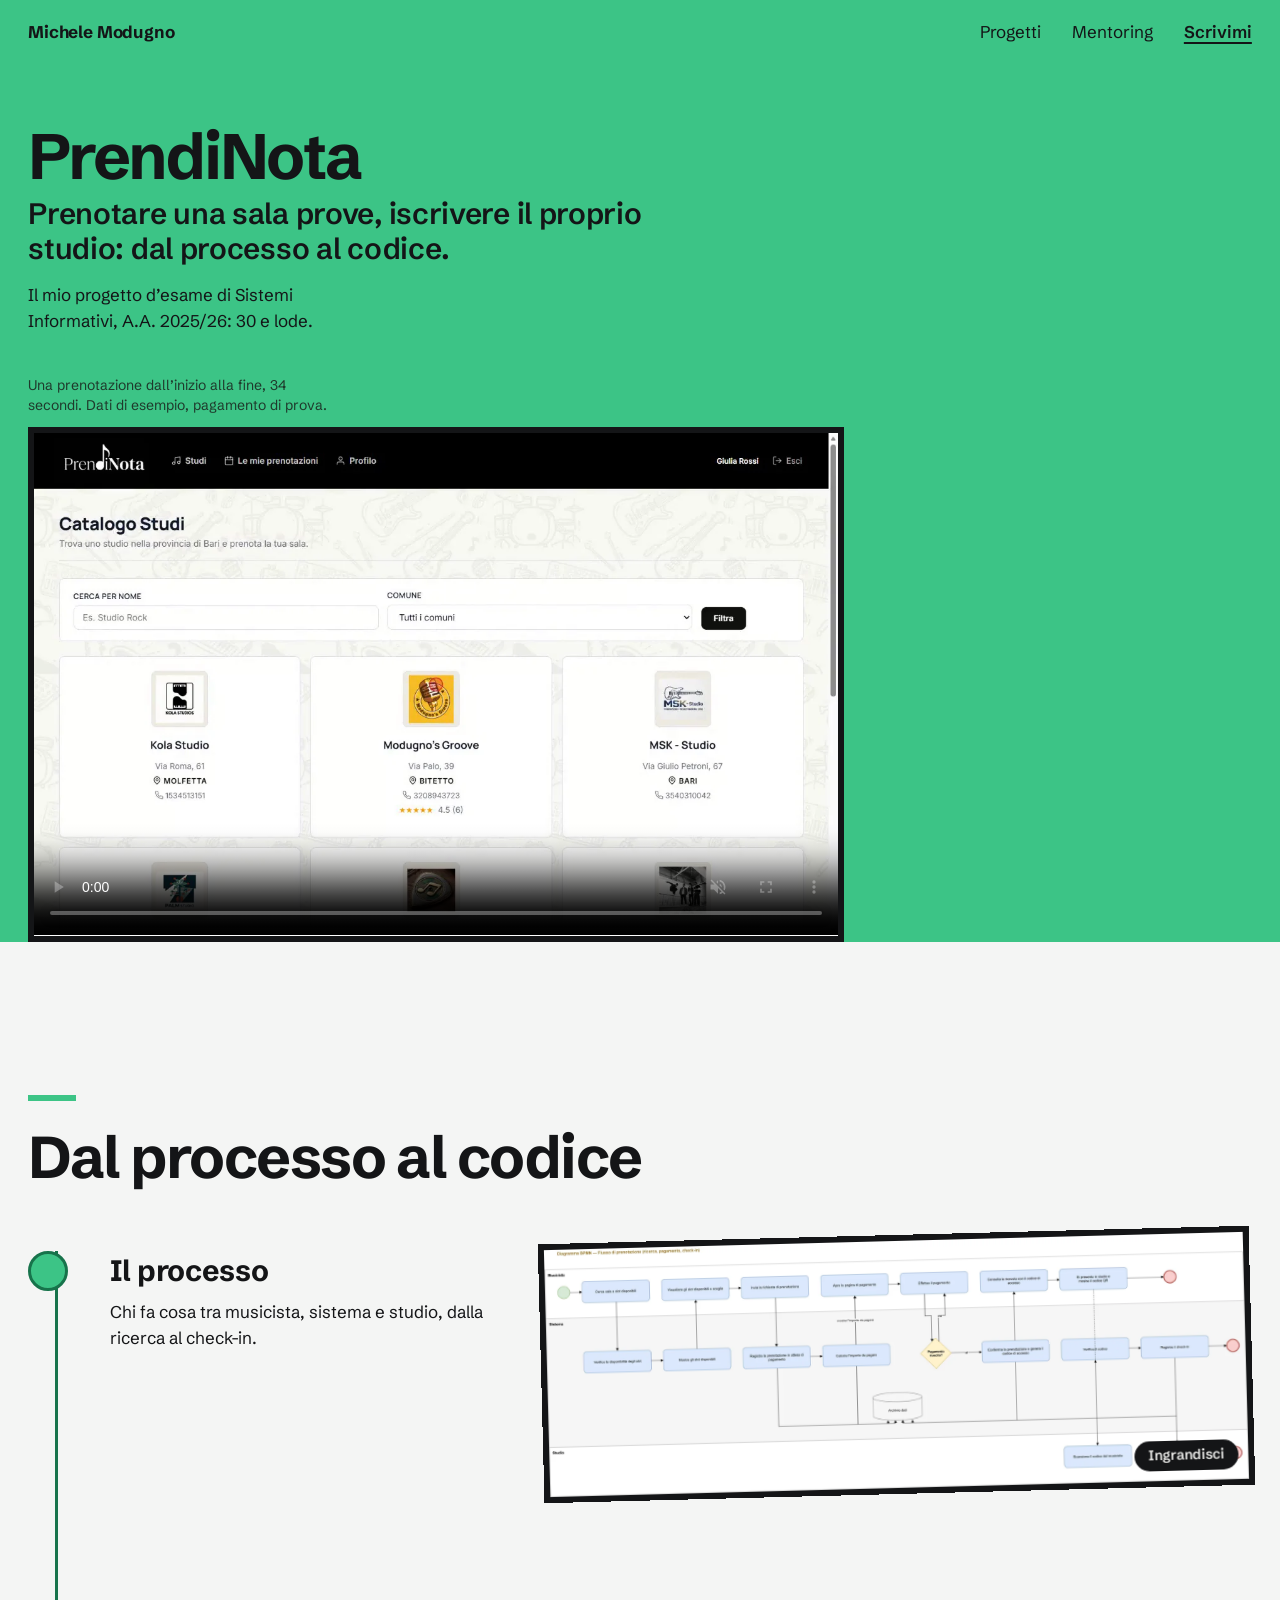
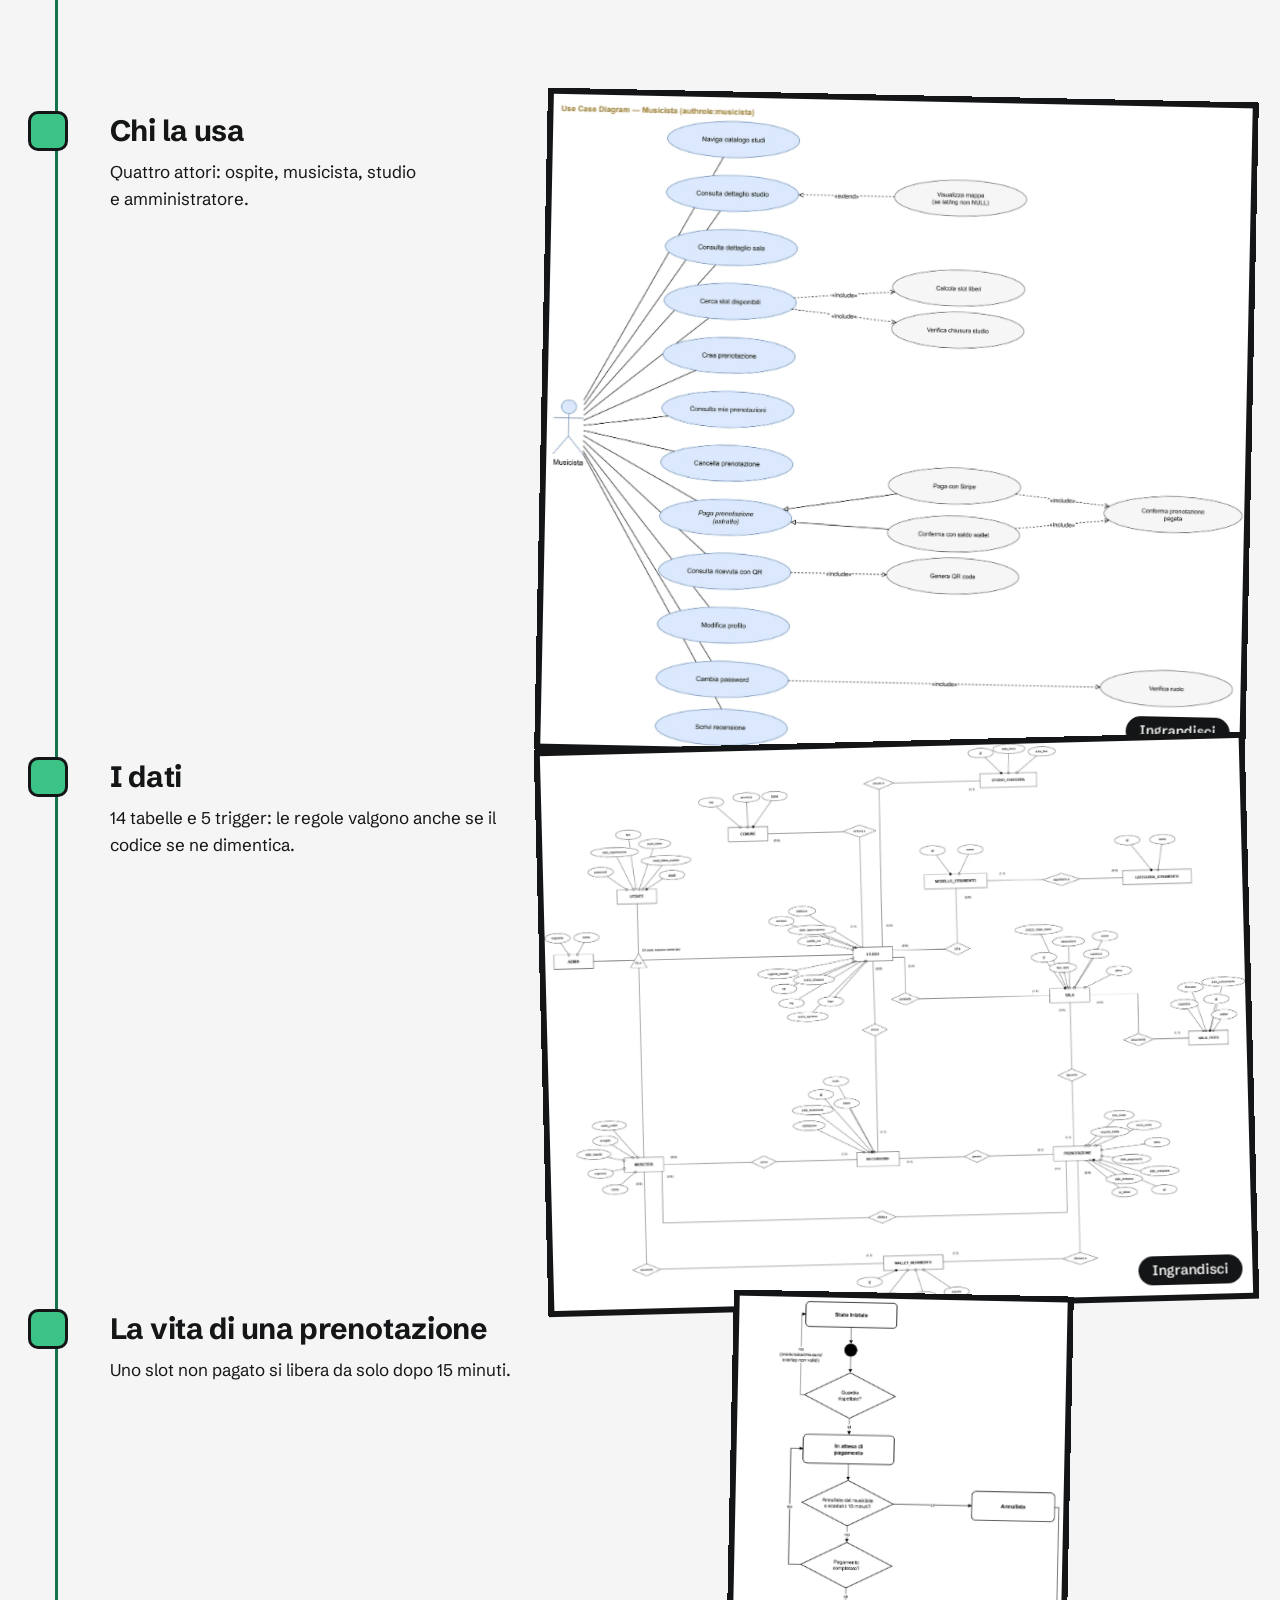
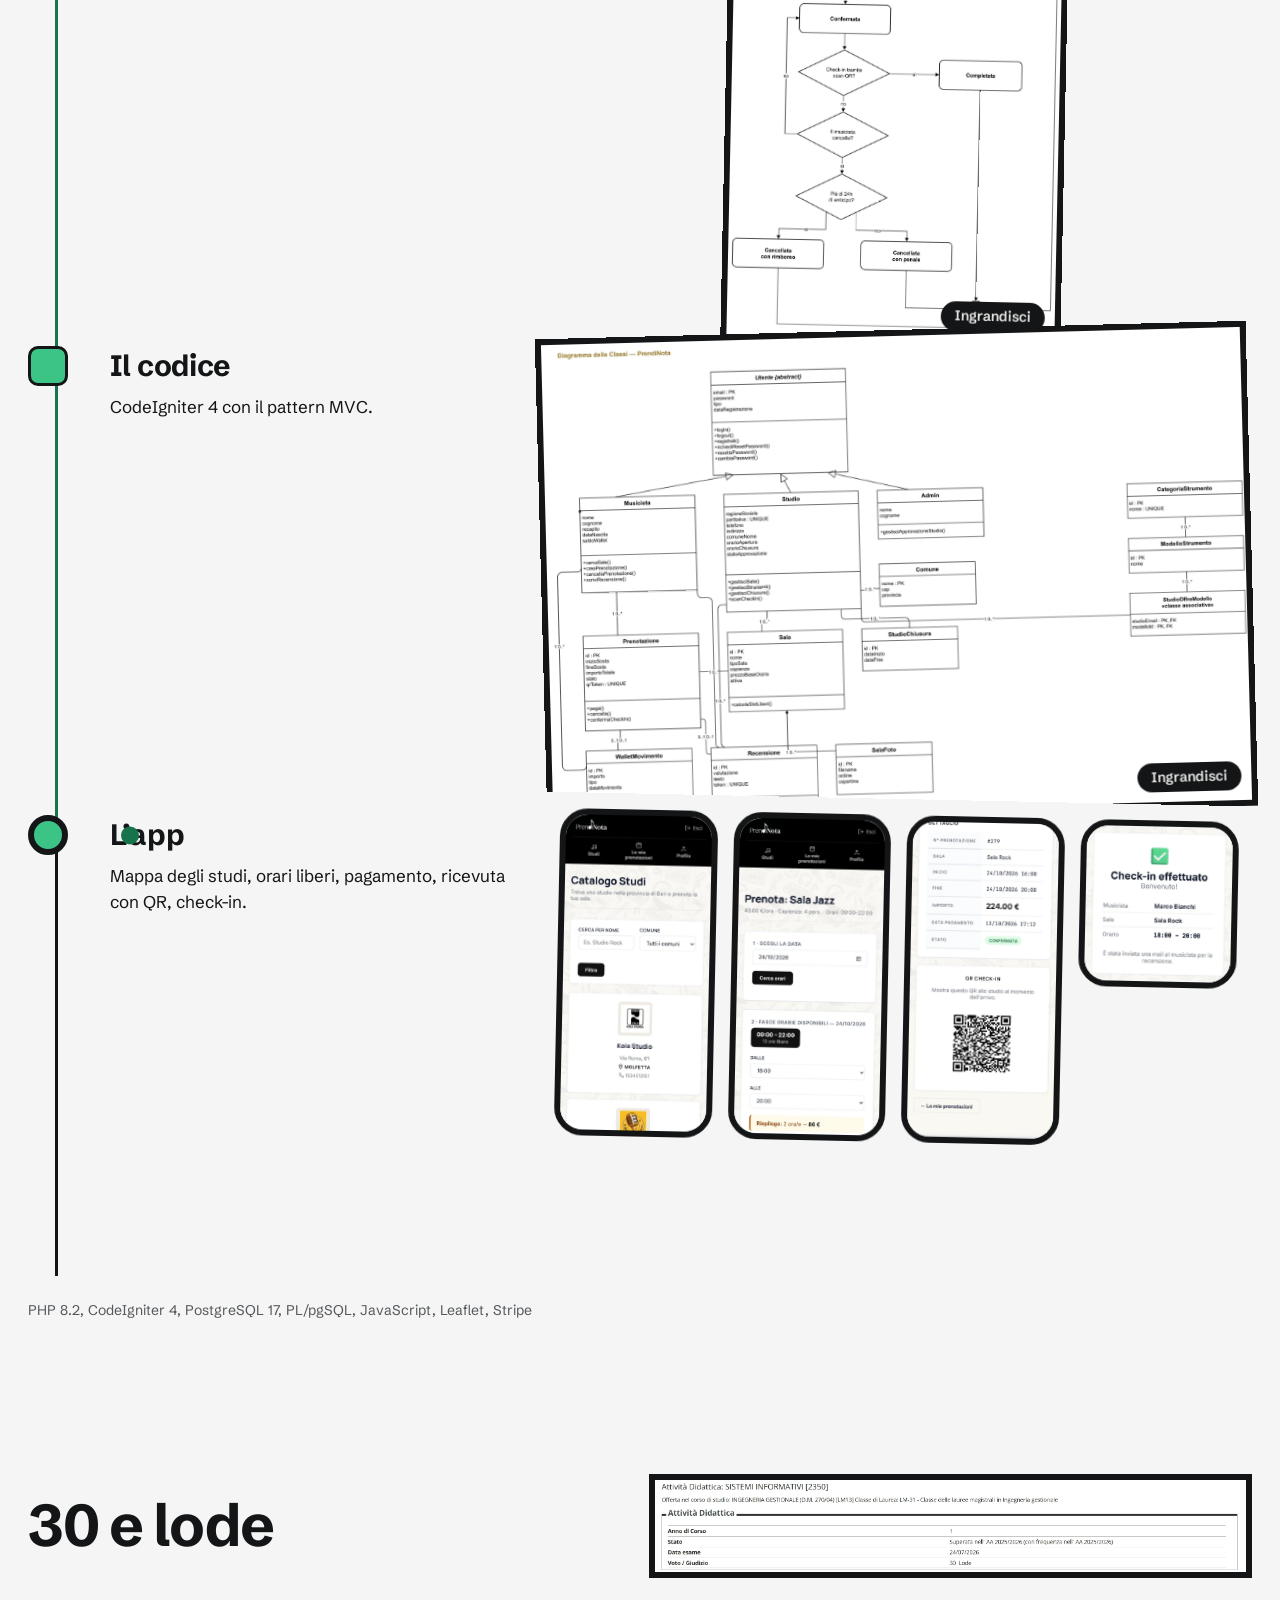
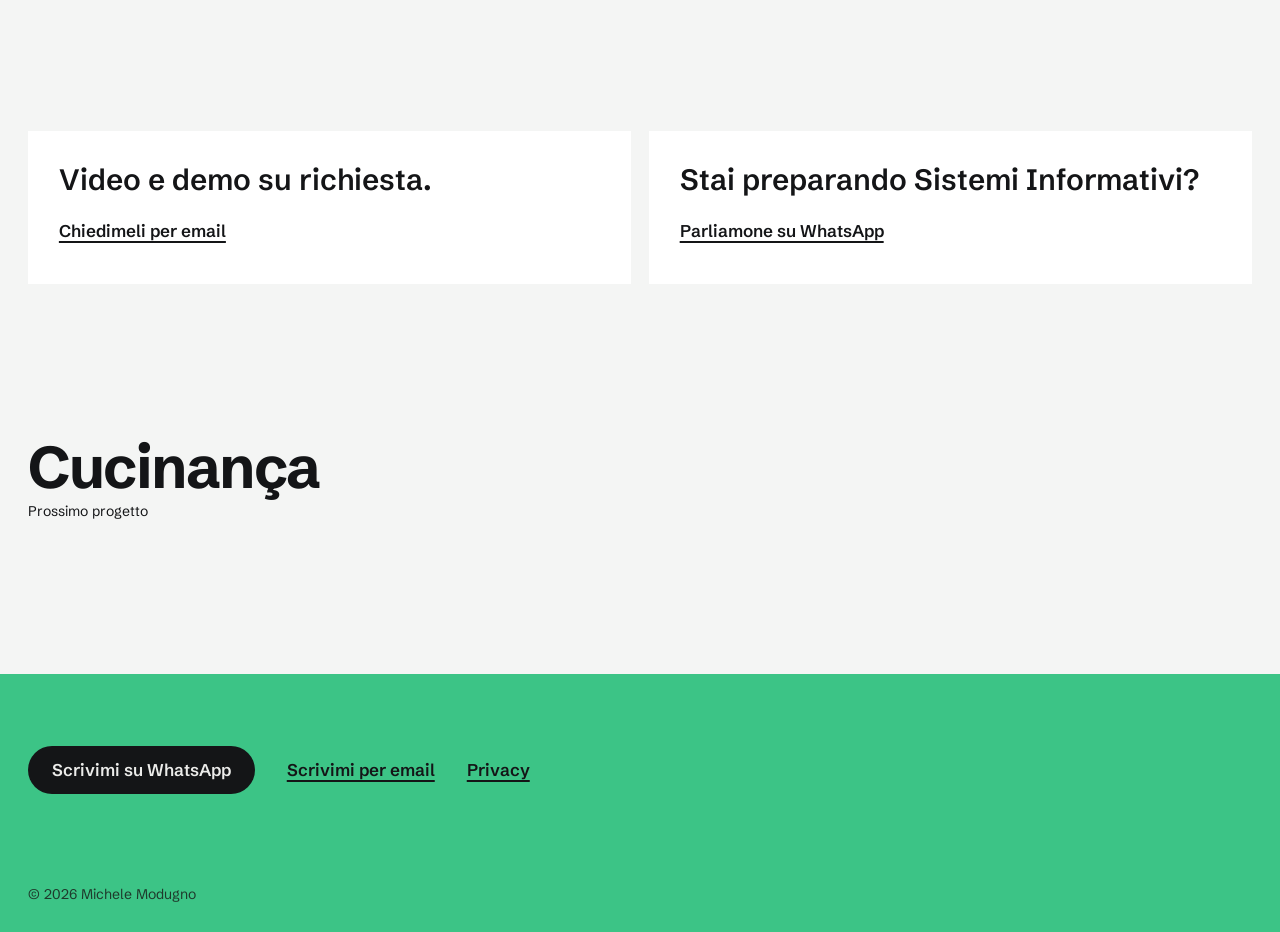
<file: progetti/prendinota/index.html>
<!doctype html>
<html lang="it">
<head>
<meta charset="utf-8">
<meta name="viewport" content="width=device-width, initial-scale=1">
<title>PrendiNota: dal BPMN al codice</title>
<meta name="description" content="Il mio progetto d’esame di Sistemi Informativi, 30 e lode. Diagrammi, database, MVC, app.">
<link rel="canonical" href="https://michimodu99.github.io/progetti/prendinota/">
<meta property="og:type" content="website">
<meta property="og:locale" content="it_IT">
<meta property="og:site_name" content="Michele Modugno">
<meta property="og:title" content="PrendiNota: dal BPMN al codice">
<meta property="og:description" content="Il mio progetto d’esame di Sistemi Informativi, 30 e lode. Diagrammi, database, MVC, app.">
<meta property="og:url" content="https://michimodu99.github.io/progetti/prendinota/">
<meta property="og:image" content="https://michimodu99.github.io/og/prendinota.jpg">
<meta property="og:image:width" content="1200">
<meta property="og:image:height" content="630">
<meta property="og:image:alt" content="PrendiNota, con il modello ER del progetto">
<meta name="twitter:card" content="summary_large_image">
<meta name="theme-color" content="#3cc486">
<link rel="preload" href="/fonts/schibsted-grotesk-latin.woff2" as="font" type="font/woff2" crossorigin>
<link rel="stylesheet" href="/css/sito.css">
<link rel="icon" href="/favicon.svg" type="image/svg+xml">
<link rel="icon" href="/favicon-32.png" sizes="32x32" type="image/png">
<link rel="apple-touch-icon" href="/apple-touch-icon.png">
<script>document.documentElement.classList.add('js')</script>
<script src="/js/sito.js" defer></script>
</head>
<body>
<a class="salta" href="#contenuto">Vai al contenuto</a>

<header class="campo prendinota-campo">
  <nav class="nav" aria-label="Principale">
    <a class="nav__nome" href="/">Michele Modugno</a>
    <ul class="nav__voci">
      <li class="nav__secondaria"><a href="/#progetti">Progetti</a></li>
      <li class="nav__secondaria"><a href="/#mentoring">Mentoring</a></li>
      <li><a class="nav__azione" href="#contatti">Scrivimi</a></li>
    </ul>
  </nav>

  <div class="prendinota-campo__testo">
    <h1 class="titolo-grande">PrendiNota</h1>
    <p class="frase">Prenotare una sala prove, iscrivere il proprio studio: dal processo al codice.</p>
    <p class="progetto-campo__stato">Il mio progetto d’esame di Sistemi Informativi, A.A. 2025/26: 30 e lode.</p>
  </div>

  <figure class="video-campo">
    <figcaption class="piccolo">Una prenotazione dall’inizio alla fine, 34 secondi. Dati di esempio, pagamento di prova.</figcaption>
    <video class="schermata-grande" data-auto muted loop playsinline controls preload="none" width="1280" height="800"
      poster="/video/prendinota-prenotazione-copertina.webp"
      aria-label="Una prenotazione su PrendiNota da computer: scelta dello studio e della sala, orario, pagamento di prova e ricevuta">
      <source src="/video/prendinota-prenotazione.mp4" type="video/mp4">
    </video>
  </figure>
</header>

<main id="contenuto">
  <section class="sezione" aria-labelledby="titolo-processo" data-tavolo>
    <h2 id="titolo-processo" class="titolo-sezione lineetta" data-entra>Dal processo al codice</h2>
    <ol class="tappe-pn" data-token>
    <li class="tappa-pn tappa--inizio">
      <span class="simbolo" aria-hidden="true"></span>
      <h3 class="tappa-pn__nome" data-entra>Il processo</h3>
      <p class="tappa-pn__riga" data-entra>Chi fa cosa tra musicista, sistema e studio, dalla ricerca al check-in.</p>
      <figure data-entra class="diagramma diagramma--largo">
        <a href="/img/prendinota/bpmn-prenotazione.webp">
          <img src="/img/prendinota/bpmn-prenotazione-anteprima.webp" width="1800" height="636" loading="lazy"
            alt="Il BPMN della prenotazione: corsie di musicista, sistema e studio, dalla ricerca dello slot al pagamento e al check-in">
          <span class="diagramma__zoom">Ingrandisci</span>
        </a>
      </figure>
    </li>
    <li class="tappa-pn tappa--attivita">
      <span class="simbolo" aria-hidden="true"></span>
      <h3 class="tappa-pn__nome" data-entra>Chi la usa</h3>
      <p class="tappa-pn__riga" data-entra>Quattro attori: ospite, musicista, studio e amministratore.</p>
      <figure data-entra class="diagramma diagramma--quadro">
        <a href="/img/prendinota/casi-uso-musicista.webp">
          <img src="/img/prendinota/casi-uso-musicista-anteprima.webp" width="1800" height="1675" loading="lazy"
            alt="Il diagramma dei casi d’uso del musicista: dal catalogo degli studi alla prenotazione, al pagamento con Stripe o con il saldo, alla ricevuta con QR e alla recensione">
          <span class="diagramma__zoom">Ingrandisci</span>
        </a>
      </figure>
    </li>
    <li class="tappa-pn tappa--attivita">
      <span class="simbolo" aria-hidden="true"></span>
      <h3 class="tappa-pn__nome" data-entra>I dati</h3>
      <p class="tappa-pn__riga" data-entra>14 tabelle e 5 trigger: le regole valgono anche se il codice se ne dimentica.</p>
      <figure data-entra class="diagramma diagramma--quadro">
        <a href="/img/prendinota/er.webp">
          <img src="/img/prendinota/er-anteprima.webp" width="1800" height="1431" loading="lazy"
            alt="Il modello ER di PrendiNota: utenti, studi, sale, prenotazioni, pagamenti e recensioni">
          <span class="diagramma__zoom">Ingrandisci</span>
        </a>
      </figure>
    </li>
    <li class="tappa-pn tappa--attivita">
      <span class="simbolo" aria-hidden="true"></span>
      <h3 class="tappa-pn__nome" data-entra>La vita di una prenotazione</h3>
      <p class="tappa-pn__riga" data-entra>Uno slot non pagato si libera da solo dopo 15 minuti.</p>
      <figure data-entra class="diagramma diagramma--alto">
        <a href="/img/prendinota/stati-prenotazione.webp">
          <img src="/img/prendinota/stati-prenotazione-anteprima.webp" width="921" height="1800" loading="lazy"
            alt="Il diagramma di stato della prenotazione: in attesa di pagamento, confermata, completata con il check-in, annullata se non pagata entro 15 minuti, cancellata con rimborso o con penale">
          <span class="diagramma__zoom">Ingrandisci</span>
        </a>
      </figure>
    </li>
    <li class="tappa-pn tappa--attivita">
      <span class="simbolo" aria-hidden="true"></span>
      <h3 class="tappa-pn__nome" data-entra>Il codice</h3>
      <p class="tappa-pn__riga" data-entra>CodeIgniter 4 con il pattern MVC.</p>
      <figure data-entra class="diagramma diagramma--quadro">
        <a href="/img/prendinota/classi.webp">
          <img src="/img/prendinota/classi-anteprima.webp" width="1800" height="1220" loading="lazy"
            alt="Il diagramma delle classi di PrendiNota: modelli, controller e le loro relazioni">
          <span class="diagramma__zoom">Ingrandisci</span>
        </a>
      </figure>
    </li>
    <li class="tappa-pn tappa--fine">
      <span class="simbolo" aria-hidden="true"></span>
      <h3 class="tappa-pn__nome" data-entra>L’app</h3>
      <p class="tappa-pn__riga" data-entra>Mappa degli studi, orari liberi, pagamento, ricevuta con QR, check-in.</p>
      <div class="app-schermate" data-entra>
        <img class="cornice-telefono" src="/img/prendinota/telefono-catalogo-390.webp"
          srcset="/img/prendinota/telefono-catalogo-390.webp 390w, /img/prendinota/telefono-catalogo-780.webp 780w"
          sizes="(min-width: 1100px) 210px, 44vw" width="780" height="1688" loading="lazy"
          alt="Il catalogo degli studi della provincia di Bari, con la ricerca per nome e per comune">
        <img class="cornice-telefono" src="/img/prendinota/telefono-scelta-orario-390.webp"
          srcset="/img/prendinota/telefono-scelta-orario-390.webp 390w, /img/prendinota/telefono-scelta-orario-780.webp 780w"
          sizes="(min-width: 1100px) 210px, 44vw" width="780" height="1688" loading="lazy"
          alt="La scelta dell’orario per la Sala Jazz: data, fasce libere e riepilogo del prezzo">
        <img class="cornice-telefono" src="/img/prendinota/telefono-ricevuta-qr-390.webp"
          srcset="/img/prendinota/telefono-ricevuta-qr-390.webp 390w, /img/prendinota/telefono-ricevuta-qr-780.webp 780w"
          sizes="(min-width: 1100px) 210px, 44vw" width="780" height="1688" loading="lazy"
          alt="La ricevuta di una prenotazione confermata, con il codice QR per il check-in">
        <img class="cornice-telefono" src="/img/prendinota/telefono-checkin-390.webp"
          srcset="/img/prendinota/telefono-checkin-390.webp 390w, /img/prendinota/telefono-checkin-684.webp 684w"
          sizes="(min-width: 1100px) 210px, 44vw" width="684" height="728" loading="lazy"
          alt="Il check-in fatto dallo studio: musicista, sala e orario, con la mail per la recensione">
      </div>
    </li>
    </ol>
    <p class="strumenti piccolo" data-entra>PHP 8.2, CodeIgniter 4, PostgreSQL 17, PL/pgSQL, JavaScript, Leaflet, Stripe</p>
  </section>

  <section class="sezione risultato" aria-label="Il risultato">
    <div class="risultato__corpo">
      <p class="risultato__voto" data-entra>30 e lode</p>
      <img class="libretto" data-entra src="/img/libretto/libretto-30-lode.webp" width="1869" height="291" loading="lazy"
        alt="Estratto del libretto: Sistemi Informativi, anno accademico 2025/26, voto 30 e lode">
    </div>
  </section>

  <section class="sezione" aria-label="Inviti">
    <ul class="inviti">
      <li class="invito" data-entra>
        <p class="invito__testo">Video e demo su richiesta.</p>
        <a class="link-forte" href="mailto:michelemodugno99@gmail.com?subject=PrendiNota%3A%20video%20e%20demo">Chiedimeli per email</a>
      </li>
      <li class="invito" data-entra>
        <p class="invito__testo">Stai preparando Sistemi Informativi?</p>
        <a class="link-forte" href="https://wa.me/393209552840?text=Ciao%20Michele%2C%20ho%20visto%20il%20tuo%20sito.%20Sto%20preparando%20Sistemi%20Informativi%20e%20vorrei%20fissare%20il%20primo%20incontro%20gratuito.">Parliamone su WhatsApp</a>
      </li>
    </ul>
  </section>

  <section class="sezione" aria-label="Prossimo progetto">
    <a class="prossimo" data-entra href="/progetti/cucinanca/"><span class="prossimo__nome">Cucinança</span> <span class="piccolo">Prossimo progetto</span></a>
  </section>
</main>

<footer id="contatti" class="campo chiusura">
  <ul class="chiusura__link" data-entra>
    <li><a class="pulsante" href="https://wa.me/393209552840?text=Ciao%20Michele%2C%20ho%20visto%20il%20tuo%20sito.">Scrivimi su WhatsApp</a></li>
    <li><a class="link-forte" href="mailto:michelemodugno99@gmail.com">Scrivimi per email</a></li>
    <li><a class="link-forte" href="/privacy/">Privacy</a></li>
  </ul>
  <p class="chiusura__firma piccolo" data-entra>© 2026 Michele Modugno</p>
</footer>
</body>
</html>
</file>
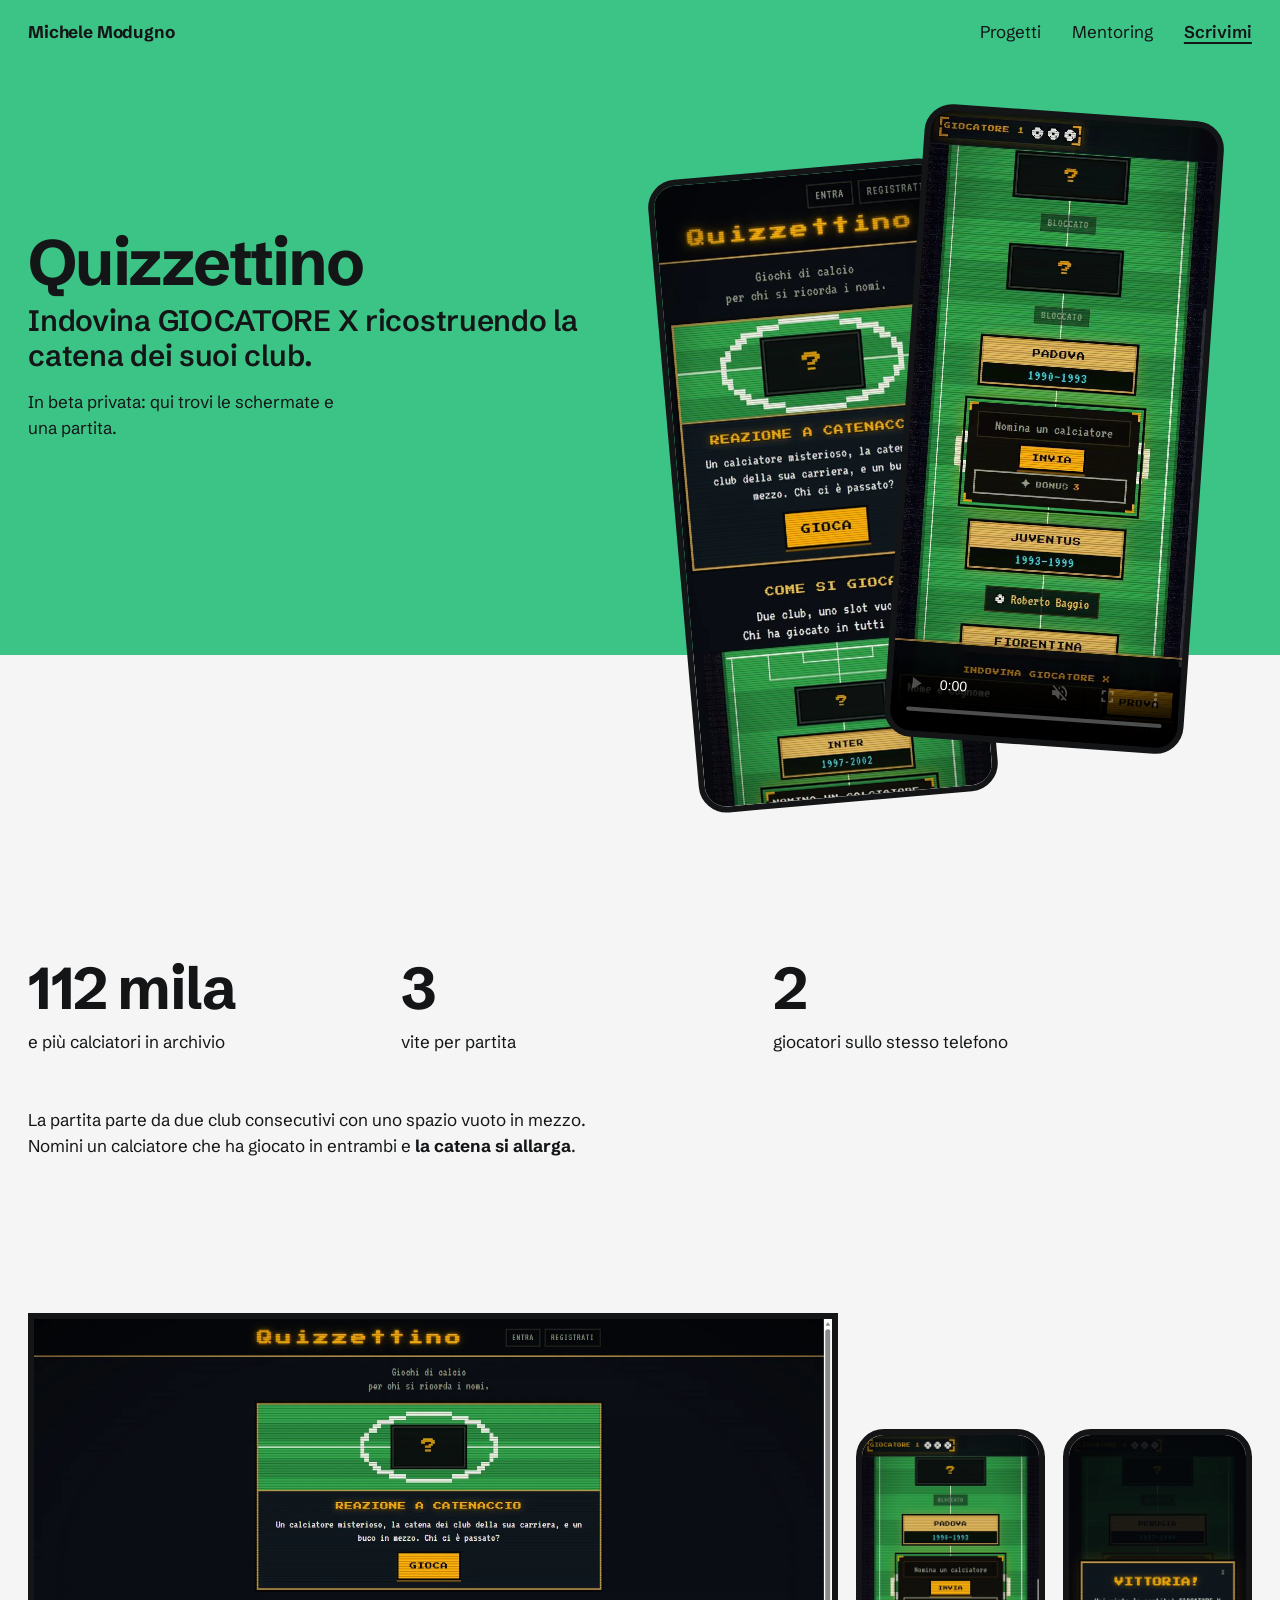
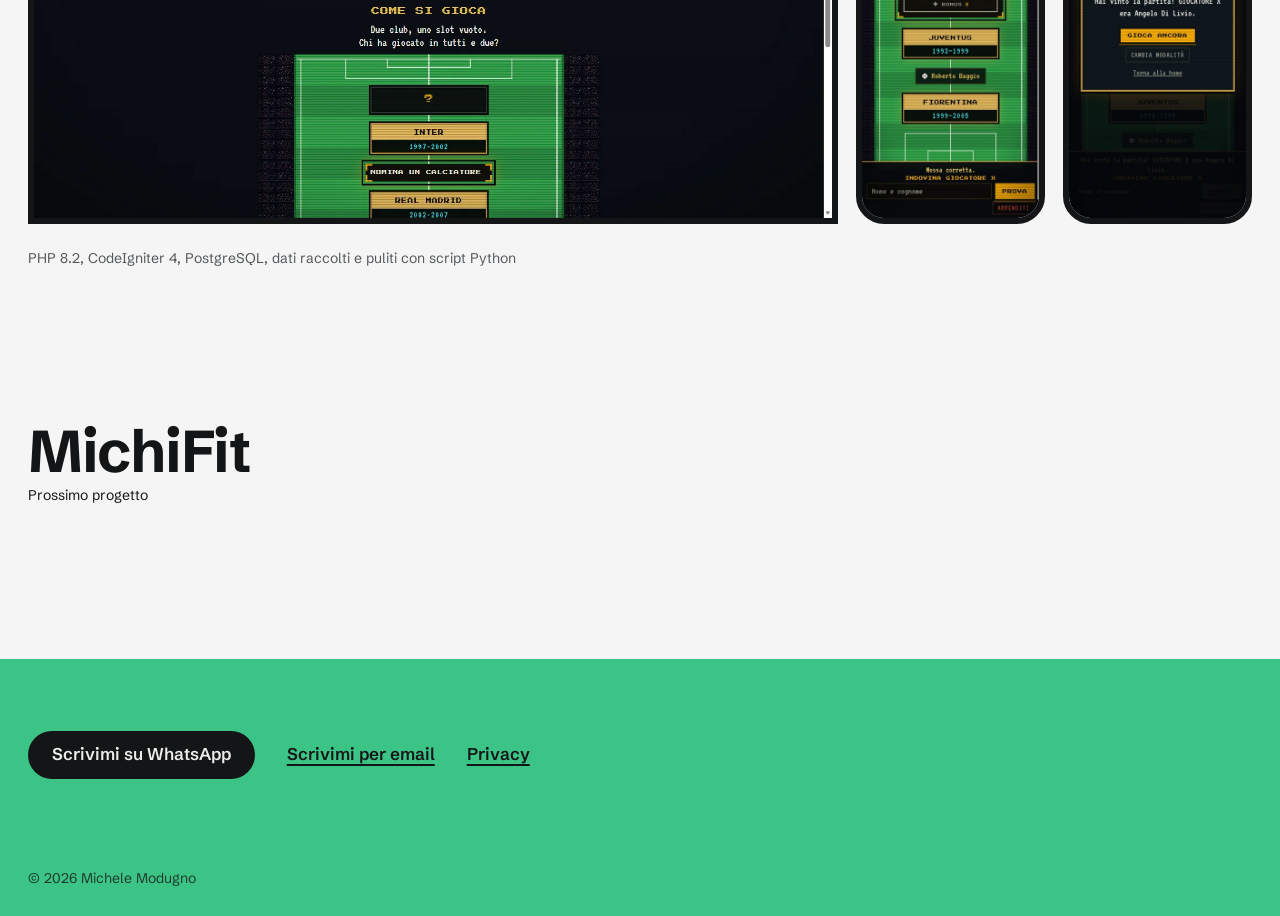
<file: progetti/quizzettino/index.html>
<!doctype html>
<html lang="it">
<head>
<meta charset="utf-8">
<meta name="viewport" content="width=device-width, initial-scale=1">
<title>Quizzettino: Reazione a Catenaccio</title>
<meta name="description" content="Indovina il calciatore misterioso ricostruendo la catena dei suoi club.">
<link rel="canonical" href="https://michimodu99.github.io/progetti/quizzettino/">
<meta property="og:type" content="website">
<meta property="og:locale" content="it_IT">
<meta property="og:site_name" content="Michele Modugno">
<meta property="og:title" content="Quizzettino: Reazione a Catenaccio">
<meta property="og:description" content="Indovina il calciatore misterioso ricostruendo la catena dei suoi club.">
<meta property="og:url" content="https://michimodu99.github.io/progetti/quizzettino/">
<meta property="og:image" content="https://michimodu99.github.io/og/quizzettino.jpg">
<meta property="og:image:width" content="1200">
<meta property="og:image:height" content="630">
<meta property="og:image:alt" content="Quizzettino, con una partita in corso sul telefono">
<meta name="twitter:card" content="summary_large_image">
<meta name="theme-color" content="#3cc486">
<link rel="preload" href="/fonts/schibsted-grotesk-latin.woff2" as="font" type="font/woff2" crossorigin>
<link rel="stylesheet" href="/css/sito.css">
<link rel="icon" href="/favicon.svg" type="image/svg+xml">
<link rel="icon" href="/favicon-32.png" sizes="32x32" type="image/png">
<link rel="apple-touch-icon" href="/apple-touch-icon.png">
<script>document.documentElement.classList.add('js')</script>
<script src="/js/sito.js" defer></script>
</head>
<body>
<a class="salta" href="#contenuto">Vai al contenuto</a>

<header class="campo progetto-campo">
  <nav class="nav" aria-label="Principale">
    <a class="nav__nome" href="/">Michele Modugno</a>
    <ul class="nav__voci">
      <li class="nav__secondaria"><a href="/#progetti">Progetti</a></li>
      <li class="nav__secondaria"><a href="/#mentoring">Mentoring</a></li>
      <li><a class="nav__azione" href="#contatti">Scrivimi</a></li>
    </ul>
  </nav>

  <div class="progetto-campo__testo">
    <h1 class="titolo-grande">Quizzettino</h1>
    <p class="frase">Indovina GIOCATORE X ricostruendo la catena dei suoi club.</p>
    <p class="progetto-campo__stato">In beta privata: qui trovi le schermate e una partita.</p>
  </div>
  <div class="duo">
    <img class="cornice-telefono" src="/img/quizzettino/telefono-home-390.webp"
      srcset="/img/quizzettino/telefono-home-390.webp 390w, /img/quizzettino/telefono-home-780.webp 780w"
      sizes="(min-width: 1100px) 260px, 46vw" width="780" height="1688"
      alt="Quizzettino da telefono: la pagina iniziale in stile videogioco anni ’90, con il campo da calcio e il pulsante Gioca">
    <video class="cornice-telefono" data-auto muted loop playsinline controls preload="none" width="488" height="1054"
      poster="/video/quizzettino-partita-copertina.webp"
      aria-label="Una partita a Quizzettino dal telefono: si nominano calciatori passati per i club della catena fino a indovinare GIOCATORE X">
      <source src="/video/quizzettino-partita.mp4" type="video/mp4">
    </video>
  </div>
</header>

<main id="contenuto">
  <section class="sezione progetto-corpo" aria-label="Quizzettino in breve">
    <ul class="numeri">
      <li data-entra><span class="numeri__valore">112 mila</span> e più calciatori in archivio</li>
      <li data-entra><span class="numeri__valore">3</span> vite per partita</li>
      <li data-entra><span class="numeri__valore">2</span> giocatori sullo stesso telefono</li>
    </ul>
    <p class="progetto-corpo__frase" data-entra>La partita parte da due club consecutivi con uno spazio vuoto in mezzo. Nomini un calciatore che ha giocato in entrambi e <strong>la catena si allarga</strong>.</p>
  </section>
  <section class="sezione" aria-label="Le schermate">
    <figure class="schermate-progetto">
      <img class="schermata-grande" data-entra src="/img/quizzettino/computer-home-720.webp"
      srcset="/img/quizzettino/computer-home-720.webp 720w, /img/quizzettino/computer-home-1440.webp 1440w"
      sizes="(min-width: 1100px) 66vw, 100vw" width="1440" height="900" loading="lazy"
      alt="Quizzettino da computer: la pagina iniziale con la modalità Reazione a catenaccio e la spiegazione di come si gioca">
      <img class="cornice-telefono" data-entra src="/img/quizzettino/telefono-partita-390.webp"
      srcset="/img/quizzettino/telefono-partita-390.webp 390w, /img/quizzettino/telefono-partita-780.webp 780w"
      sizes="(min-width: 1100px) 15vw, 46vw" width="780" height="1688" loading="lazy"
      alt="Una partita in corso: tra Juventus e Fiorentina è entrato Roberto Baggio, ora si cerca chi è passato tra Padova e Juventus">
      <img class="cornice-telefono" data-entra src="/img/quizzettino/telefono-vittoria-390.webp"
      srcset="/img/quizzettino/telefono-vittoria-390.webp 390w, /img/quizzettino/telefono-vittoria-780.webp 780w"
      sizes="(min-width: 1100px) 15vw, 46vw" width="780" height="1688" loading="lazy"
      alt="La vittoria: GIOCATORE X era Angelo Di Livio, con i pulsanti Gioca ancora e Cambia modalità">
    </figure>
    <p class="strumenti piccolo" data-entra>PHP 8.2, CodeIgniter 4, PostgreSQL, dati raccolti e puliti con script Python</p>
  </section>
  <section class="sezione" aria-label="Prossimo progetto">
    <a class="prossimo" data-entra href="/progetti/michifit/"><span class="prossimo__nome">MichiFit</span> <span class="piccolo">Prossimo progetto</span></a>
  </section>
</main>

<footer id="contatti" class="campo chiusura">
  <ul class="chiusura__link" data-entra>
    <li><a class="pulsante" href="https://wa.me/393209552840?text=Ciao%20Michele%2C%20ho%20visto%20il%20tuo%20sito.">Scrivimi su WhatsApp</a></li>
    <li><a class="link-forte" href="mailto:michelemodugno99@gmail.com">Scrivimi per email</a></li>
    <li><a class="link-forte" href="/privacy/">Privacy</a></li>
  </ul>
  <p class="chiusura__firma piccolo" data-entra>© 2026 Michele Modugno</p>
</footer>
</body>
</html>
</file>
<file: css/sito.css>
/* Sito di Michele Modugno. Un solo foglio, nessuna libreria.
   Colori e misure dalla spec del 15/10/2026 (Carriera/docs/superpowers/specs). */

@font-face {
  font-family: "Schibsted Grotesk";
  src: url("/fonts/schibsted-grotesk-latin.woff2") format("woff2");
  font-weight: 400 700;
  font-style: normal;
  font-display: swap;
  unicode-range: U+0000-00FF, U+0131, U+0152-0153, U+02BB-02BC, U+02C6, U+02DA, U+02DC, U+0304, U+0308, U+0329, U+2000-206F, U+20AC, U+2122, U+2191, U+2193, U+2212, U+2215, U+FEFF, U+FFFD;
}

:root {
  /* Il campo verde resta uguale nei due temi */
  --campo: #3cc486;
  --campo-testo: #141517;
  --campo-secondario: #1f3a2c;
  --pulsante-testo: #ececea;

  /* Tema chiaro */
  --fondo: #f4f5f4;
  --superficie: #ffffff;
  --testo: #141517;
  --secondario: #55585c;
  --link: #17734b;
  --cornice: #141517;

  /* Misure: cinque passi, nient'altro */
  --t-grande: clamp(2.5rem, 5vw, 5.5rem); /* Michele, 15/10: più piccolo, vicino alla bozza del 14/10 */
  --t-sezione: clamp(2rem, 4.6vw, 4.5rem);
  --t-frase: clamp(1.375rem, 2.3vw, 2.25rem);
  --t-testo: clamp(1.0625rem, 1.2vw, 1.1875rem);
  --t-piccolo: 0.875rem;

  --margine: clamp(16px, 2.2vw, 32px);
  --spazio-sezione: clamp(72px, 12vw, 200px);
  --raggio-telefono: 28px;
  --larghezza-massima: 1760px;

  color-scheme: light dark;
}

@media (prefers-color-scheme: dark) {
  :root {
    --fondo: #141517;
    --superficie: #1c1d20;
    --testo: #ececea;
    --secondario: #a8aaa6;
    --link: #5cc497;
    --cornice: #2a2c30;
  }
}

/* Base */
*, *::before, *::after { box-sizing: border-box; }
html { -webkit-text-size-adjust: 100%; overflow-x: clip; }
body {
  margin: 0;
  overflow-x: clip;
  background: var(--fondo);
  color: var(--testo);
  font-family: "Schibsted Grotesk", system-ui, sans-serif;
  font-size: var(--t-testo);
  line-height: 1.55;
  font-kerning: normal;
}
h1, h2, h3, p, figure, ul, ol { margin: 0; }
ul, ol { padding: 0; list-style: none; }
img, video { display: block; max-width: 100%; height: auto; }
[hidden] { display: none !important; }
h1, h2, h3 { text-wrap: balance; }
p { text-wrap: pretty; }
a { color: inherit; }

:focus-visible { outline: 2px solid var(--testo); outline-offset: 3px; }
.campo :focus-visible { outline-color: var(--campo-testo); }

.salta {
  position: absolute;
  left: var(--margine);
  top: -100px;
  z-index: 10;
  padding: 12px 16px;
  background: var(--campo-testo);
  color: var(--pulsante-testo);
  border-radius: 999px;
}
.salta:focus { top: 12px; }

/* Testi */
.titolo-grande {
  font-size: var(--t-grande);
  font-weight: 700;
  letter-spacing: -0.035em;
  line-height: 0.92;
}
.titolo-grande .riga { display: block; }
.frase {
  font-size: var(--t-frase);
  font-weight: 600;
  line-height: 1.2;
  letter-spacing: -0.01em;
  max-width: 24em;
}
.piccolo { font-size: var(--t-piccolo); line-height: 1.45; }

/* Comandi */
.pulsante {
  display: inline-flex;
  align-items: center;
  gap: 0.5em;
  min-height: 48px;
  padding: 0 1.4em;
  border-radius: 999px;
  background: var(--campo-testo);
  color: var(--pulsante-testo);
  font-weight: 600;
  text-decoration: none;
}
.link-forte {
  display: inline-flex;
  align-items: center;
  min-height: 44px;
  font-weight: 600;
  text-decoration: underline;
  text-decoration-thickness: 2px;
  text-underline-offset: 0.22em;
}

/* Schermate delle app: cornice piena, mai ombre */
.cornice-telefono {
  border: 6px solid var(--cornice);
  border-radius: var(--raggio-telefono);
  background: var(--cornice);
}

/* Lineetta verde sopra i titoli delle sezioni */
.lineetta::before {
  content: "";
  display: block;
  width: 48px;
  height: 6px;
  margin-bottom: 0.45em;
  background: var(--campo);
}

/* Navigazione */
.nav {
  display: flex;
  align-items: center;
  justify-content: space-between;
  gap: 1rem;
  min-height: 64px;
}
.nav a { text-decoration: none; display: inline-flex; align-items: center; min-height: 44px; }
.nav__nome { font-weight: 700; letter-spacing: -0.01em; }
.nav__voci { display: flex; gap: clamp(1rem, 2.4vw, 2.5rem); }
.nav__azione { text-decoration: underline !important; text-decoration-thickness: 2px !important; text-underline-offset: 0.22em; font-weight: 600; }
@media (max-width: 759px) {
  .nav__secondaria { display: none; }
}

/* Campo verde: la prima schermata di ogni pagina */
.campo {
  position: relative;
  z-index: 1;
  background: var(--campo);
  color: var(--campo-testo);
  padding: 0 var(--margine);
}
.campo > * { max-width: var(--larghezza-massima); margin-inline: auto; }

/* Prima schermata della home */
.campo--home { padding-bottom: 0; }
.campo--home .titolo-grande { margin-top: clamp(40px, 7vh, 96px); }
.campo__corpo { margin-top: clamp(20px, 3vh, 36px); }
.campo__sotto { margin-top: 0.9em; max-width: 34ch; }
.campo__azioni {
  display: flex;
  flex-wrap: wrap;
  align-items: center;
  gap: 8px 24px;
  margin-top: 28px;
}

/* Le schermate scavalcano il bordo del campo ed entrano nella sezione dopo */
.campo--home { --sporgenza: 170px; }
.campo__schermate {
  position: relative;
  display: grid;
  grid-template-columns: 1fr auto;
  align-items: end;
  gap: 12px;
  margin-top: 32px;
  margin-bottom: calc(-1 * var(--sporgenza));
}
.campo__schermate figcaption {
  grid-column: 1;
  grid-row: 1;
  color: var(--campo-secondario);
  padding-bottom: calc(var(--sporgenza) + 24px);
}
.campo__schermate .cornice-telefono {
  grid-column: 2;
  grid-row: 1;
  width: min(50vw, 220px);
  margin-right: 30px; /* inclinata esce di lato: con 14 px sforava di 12 px a 390 */
  transform: rotate(-6deg);
  transform-origin: 50% 0;
}
.schermata-computer { display: none; }
@media (min-width: 760px) and (max-width: 1099px) {
  /* Sul tablet la colonna accanto al telefono restava vuota: ci va la schermata da computer, con la didascalia sopra */
  .campo--home .campo__schermate { grid-template-columns: minmax(0, 1fr) min(30vw, 240px); column-gap: 0; }
  .campo--home .campo__schermate figcaption { grid-row: 1; align-self: end; padding-bottom: 12px; }
  .campo--home .schermata-computer { display: block; grid-column: 1; grid-row: 2; align-self: start; }
  .campo--home .campo__schermate .cornice-telefono { grid-column: 2; grid-row: 1 / span 2; width: auto; margin: 0 32px 0 -32px; }
}

@media (min-width: 1100px) {
  /* Titolo e testo in 5 colonne a sinistra; le schermate, elemento dominante, in 7 colonne a destra
     accanto al titolo, e scavalcano il bordo in basso. Con il titolo più piccolo (Michele, 15/10)
     il campo è alto quanto il suo contenuto, non quanto lo schermo. */
  .campo--home {
    --sporgenza: 120px;
    display: grid;
    grid-template-columns: repeat(12, minmax(0, 1fr));
    grid-template-rows: auto auto 1fr;
    column-gap: clamp(12px, 1.4vw, 24px);
  }
  .campo--home > * { max-width: none; margin-inline: 0; }
  .campo--home .nav { grid-column: 1 / -1; }
  .campo--home .titolo-grande { grid-column: 1 / span 5; }
  .campo--home .titolo-grande { margin-top: clamp(32px, 5vh, 64px); }
  .campo--home .campo__corpo { grid-column: 1 / span 5; grid-row: 3; align-self: start; margin-top: 40px; padding-bottom: 56px; }
  .campo--home .campo__schermate {
    grid-column: 6 / -1;
    grid-row: 2 / span 2;
    display: block;
    margin-top: 48px;
    align-self: end;
  }
  .campo__schermate figcaption {
    position: absolute;
    right: 0;
    top: -2.2em;
    max-width: none;
    padding: 0;
  }
  .schermata-computer { display: block; width: 100%; }
  .campo__schermate .cornice-telefono {
    position: absolute;
    left: 4%;
    bottom: calc(-1 * var(--sporgenza) - 40px);
    width: 30%;
    max-width: 260px;
  }
}

/* Sezioni */
main { position: relative; }
.sezione { padding: var(--spazio-sezione) var(--margine) 0; }
.sezione > * { max-width: var(--larghezza-massima); margin-inline: auto; }
/* Nella home le schermate del campo sporgono nella prima sezione */
.campo--home + main > .sezione:first-child { padding-top: calc(var(--spazio-sezione) + 170px); }
@media (min-width: 1100px) {
  .campo--home + main > .sezione:first-child { padding-top: calc(var(--spazio-sezione) + 230px); }
}

/* Titoli delle sezioni */
.titolo-sezione {
  font-size: var(--t-sezione);
  font-weight: 700;
  letter-spacing: -0.025em;
  line-height: 1;
}

/* Progetti in home: pannelli di larghezze diverse, mai una griglia di schede uguali */
.pannelli {
  display: grid;
  gap: clamp(12px, 1.4vw, 24px);
  margin-top: clamp(32px, 4vw, 64px);
}
.pannello {
  position: relative;
  display: grid;
  overflow: clip;
  min-height: 460px;
  padding: clamp(20px, 2.4vw, 40px);
  background: var(--superficie);
}
.pannello__nome {
  font-size: var(--t-sezione);
  font-weight: 700;
  letter-spacing: -0.025em;
  line-height: 1;
}
.pannello__nome a { text-decoration: none; }
/* Tutto il pannello è il link del nome */
.pannello__nome a::after { content: ""; position: absolute; inset: 0; z-index: 2; }
.pannello__nome a:focus-visible { outline: none; }
.pannello:has(a:focus-visible) { outline: 2px solid var(--testo); outline-offset: 3px; }
.pannello__testo { position: relative; z-index: 1; max-width: 34ch; }
.pannello__testo p { margin-top: 0.6em; }
.pannello__invito {
  display: inline-block;
  margin-top: 1.2em;
  font-weight: 600;
  text-decoration: underline;
  text-decoration-thickness: 2px;
  text-underline-offset: 0.22em;
}

/* Le schermate escono dal bordo inferiore del pannello */
.pannello__schermate {
  position: relative;
  min-height: 240px;
  margin-top: 28px;
}
.pannello .cornice-telefono {
  position: absolute;
  right: 4%;
  top: 0;
  width: min(46vw, 220px);
  transform: rotate(-5deg);
  transition: transform 240ms cubic-bezier(0.22, 1, 0.36, 1);
}
.pannello:nth-child(even) .cornice-telefono { transform: rotate(4deg); }
.pannello:hover .cornice-telefono,
.pannello:has(a:focus-visible) .cornice-telefono { transform: rotate(0deg) translateY(-12px); }
.pannello__diagramma { display: none; }

@media (min-width: 1100px) {
  .pannelli { grid-template-columns: repeat(12, minmax(0, 1fr)); }
  .pannello { grid-template-columns: minmax(0, 5fr) minmax(0, 7fr); column-gap: 24px; }
  .pannello__schermate { margin-top: 0; }
  .pannello--largo, .pannello--fascia { grid-column: 1 / -1; }
  .pannello--largo { min-height: 560px; }
  .pannello--sette { grid-column: 1 / span 7; }
  .pannello--cinque { grid-column: 8 / span 5; }
  .pannello--sette, .pannello--cinque { grid-template-columns: 1fr; min-height: 580px; }
  .pannello--sette .pannello__schermate, .pannello--cinque .pannello__schermate { margin-top: 32px; }
  .pannello--fascia { min-height: 360px; }
  .pannello .cornice-telefono { top: 8px; width: 240px; }
  .pannello--sette .cornice-telefono { right: 18%; }
  .pannello--largo .cornice-telefono { right: auto; left: 0; top: 140px; }
  .pannello__diagramma {
    display: block;
    position: absolute;
    right: 0;
    top: 24px;
    width: 82%;
    background: #fff;
    border: 6px solid var(--cornice);
  }
}
@media (prefers-reduced-motion: reduce) {
  .pannello .cornice-telefono { transition: none; }
}

/* Mentoring */
.mentoring__intro { margin-top: clamp(24px, 3vw, 48px); }
.mentoring__intro p:not(.frase) { max-width: 60ch; margin-top: 1em; }
@media (min-width: 1100px) {
  .mentoring__intro {
    display: grid;
    grid-template-columns: repeat(12, minmax(0, 1fr));
    column-gap: clamp(12px, 1.4vw, 24px);
    align-items: end;
  }
  .mentoring__intro .frase { grid-column: 1 / span 6; }
  .mentoring__intro p:not(.frase) { grid-column: 7 / span 6; margin-top: 0; }
}

/* Il percorso: simboli BPMN collegati dal flusso. Sul telefono va dall'alto in basso.
   Il tratto già percorso dal token è verde: --tappa-attiva lo mette lo script. */
.percorso { --tappa-attiva: 0; margin-top: clamp(40px, 5vw, 80px); }
.tappa {
  --i: 0;
  --larghezza: 40px;
  --percorsa: clamp(0, var(--tappa-attiva) - var(--i), 1);
  position: relative;
  padding-bottom: 32px;
}
.tappa:nth-child(2) { --i: 1; }
.tappa:nth-child(3) { --i: 2; }
.tappa:nth-child(4) { --i: 3; }
.tappa--attivita { --larghezza: 56px; }
.tappa > button {
  position: relative;
  display: flex;
  align-items: center;
  gap: 16px;
  width: 100%;
  min-height: 56px;
  padding: 0;
  border: 0;
  background: none;
  color: inherit;
  font: inherit;
  font-weight: 600;
  text-align: left;
  cursor: pointer;
}
@media (hover: hover) {
  .tappa > button:hover .tappa__nome {
    text-decoration: underline;
    text-decoration-thickness: 2px;
    text-underline-offset: 0.22em;
  }
}

/* Inizio: cerchio verde. Attività: rettangolo arrotondato. Fine: cerchio dal bordo spesso */
.simbolo {
  flex: none;
  width: var(--larghezza);
  height: 40px;
  margin-inline: calc((56px - var(--larghezza)) / 2);
  border: 3px solid var(--testo);
  border-radius: 50%;
  background: var(--fondo);
  transition: background-color 180ms ease-out;
}
.tappa--inizio .simbolo { border-color: var(--link); }
.tappa--attivita .simbolo { border-radius: 10px; }
.tappa--fine .simbolo { border-width: 6px; }
.tappa > button[aria-expanded="true"] .simbolo { background: var(--campo); }

/* Il flusso, spesso 3 px, e la sua freccia (in SVG) */
.tappa:not(:last-child)::before,
.tappa:not(:last-child)::after {
  content: "";
  position: absolute;
  /* il tratto è tutto percorso o per niente: un colore pieno, verde o scuro */
  background: color-mix(in srgb, var(--link) calc(var(--percorsa) * 100%), var(--testo));
}
.tappa:not(:last-child)::before { left: 26.5px; top: 48px; bottom: 6px; width: 3px; }
.tappa:not(:last-child)::after {
  left: 22px;
  bottom: -8px;
  width: 12px;
  height: 14px;
  -webkit-mask: url("data:image/svg+xml,%3Csvg xmlns='http://www.w3.org/2000/svg' viewBox='0 0 12 14'%3E%3Cpath d='M0 0h12L6 14z'/%3E%3C/svg%3E") center / contain no-repeat;
  mask: url("data:image/svg+xml,%3Csvg xmlns='http://www.w3.org/2000/svg' viewBox='0 0 12 14'%3E%3Cpath d='M0 0h12L6 14z'/%3E%3C/svg%3E") center / contain no-repeat;
}

/* Il pezzo di PrendiNota fatto in quella tappa */
.pezzo { padding: 8px 0 8px 72px; }
.pezzo__riga { margin-top: 12px; font-size: var(--t-piccolo); color: var(--secondario); }
/* La nuvoletta a fumetto (Michele, 15/10): piatta, con il bordo pieno dei simboli del BPMN
   e la codina verso il flusso; sul telefono a sinistra, su computer in alto */
.nuvoletta {
  position: relative;
  width: fit-content;
  max-width: 20em;
  margin-top: 8px;
  padding: 0.6em 0.9em;
  border: 3px solid var(--testo);
  border-radius: 28px;
  background: var(--superficie);
  font-size: var(--t-frase);
  font-weight: 600;
  line-height: 1.2;
  text-wrap: balance;
}
/* La codina: un triangolo scuro e, sopra, uno del colore del fumetto spostato di 3 px (il bordo) */
.nuvoletta::before,
.nuvoletta::after {
  content: "";
  position: absolute;
  clip-path: polygon(0 50%, 100% 0, 100% 100%);
}
.nuvoletta::before { left: -18px; top: 18px; width: 21px; height: 28px; background: var(--testo); }
.nuvoletta::after { left: -12px; top: 20px; width: 18px; height: 24px; background: var(--superficie); }
.diagramma { position: relative; display: block; border: 6px solid var(--cornice); background: #fff; }
.diagramma__zoom {
  position: absolute;
  right: 10px;
  bottom: 10px;
  padding: 4px 14px;
  border-radius: 999px;
  background: var(--campo-testo);
  color: var(--pulsante-testo);
  font-size: var(--t-piccolo);
  font-weight: 600;
}
.libretto { border: 6px solid var(--cornice); background: #fff; }

/* Su computer, con lo script attivo, il flusso va da sinistra a destra come un BPMN vero
   e il pezzo si apre sotto, al centro (Michele, 16/10). Tutti i pezzi stanno nella stessa cella:
   nel passaggio da una tappa all'altra il vecchio esce e il nuovo entra scorrendo (sito.js).
   Senza script resta la colonna del telefono. */
@media (min-width: 1100px) {
  /* Righe alte quanto il contenuto anche quando l'animazione fissa l'altezza della lista:
     altrimenti la riga delle tappe scende alla sua altezza minima e i pezzi saltano in su */
  .js .percorso { display: grid; grid-template-columns: repeat(5, minmax(0, 1fr)); grid-template-rows: max-content max-content; }
  .js .tappa { display: contents; }
  .js .tappa::before, .js .tappa::after { content: none; }
  .js .tappa > button {
    grid-row: 1;
    flex-direction: column;
    align-items: flex-start;
    gap: 20px;
    padding-right: 32px;
  }
  .js .simbolo { margin-inline: 0; }
  .js .tappa:not(:last-child) > button::before,
  .js .tappa:not(:last-child) > button::after {
    content: "";
    position: absolute;
    background: color-mix(in srgb, var(--link) calc(var(--percorsa) * 100%), var(--testo));
  }
  .js .tappa:not(:last-child) > button::before { top: 18.5px; left: calc(var(--larghezza) + 6px); right: 18px; height: 3px; }
  .js .tappa:not(:last-child) > button::after {
    top: 14px;
    right: 4px;
    width: 14px;
    height: 12px;
    -webkit-mask: url("data:image/svg+xml,%3Csvg xmlns='http://www.w3.org/2000/svg' viewBox='0 0 14 12'%3E%3Cpath d='M0 0l14 6L0 12z'/%3E%3C/svg%3E") center / contain no-repeat;
    mask: url("data:image/svg+xml,%3Csvg xmlns='http://www.w3.org/2000/svg' viewBox='0 0 14 12'%3E%3Cpath d='M0 0l14 6L0 12z'/%3E%3C/svg%3E") center / contain no-repeat;
  }
  .js .pezzo {
    display: flex;
    flex-direction: column;
    align-items: center;
    grid-column: 1 / -1;
    grid-row: 2;
    margin-top: 40px;
    padding: 0;
  }
  .js .pezzo__riga { text-align: center; }
  .js .nuvoletta { margin-top: 16px; max-width: 24em; text-wrap: pretty; }
  .js .nuvoletta::before, .js .nuvoletta::after { clip-path: polygon(50% 0, 100% 100%, 0 100%); }
  .js .nuvoletta::before { left: 30px; top: -18px; width: 28px; height: 21px; }
  .js .nuvoletta::after { left: 32px; top: -12px; width: 24px; height: 18px; }
  /* Larghezza fissa: l'altezza viene dalle proporzioni dell'immagine anche prima che arrivi */
  .js .pezzo .diagramma, .js .pezzo .libretto { max-width: calc(100% * 7 / 12); }
}

/* Chiusura: campo verde con i contatti. Niente nome a tutta larghezza (Michele, 16/10:
   era la terza volta nella pagina); il nome resta in alto e nella firma */
.chiusura {
  margin-top: var(--spazio-sezione);
  padding-top: clamp(48px, 8vh, 96px);
  padding-bottom: 28px;
}
.chiusura__link {
  display: flex;
  flex-wrap: wrap;
  align-items: center;
  gap: 8px 32px;
}
.chiusura__firma { margin-top: clamp(48px, 7vw, 96px); color: var(--campo-secondario); }

/* Privacy: campo basso, poi il testo */
.campo--basso {
  display: flex;
  flex-direction: column;
  min-height: 40svh;
  padding-bottom: clamp(28px, 4vw, 56px);
}
.campo--basso > *, .campo--intero > * { width: 100%; } /* in colonna i margini automatici li stringerebbero al centro */
.campo--basso .titolo-grande { margin-top: auto; padding-top: 48px; }
.testo-legale p { max-width: 60ch; }
.testo-legale p + p { margin-top: 1em; }
.testo-legale a { color: var(--link); text-decoration-thickness: 2px; text-underline-offset: 0.22em; }

/* 404: tutto il campo, con l'evento di fine con errore del BPMN */
.campo--intero { display: flex; flex-direction: column; min-height: 100svh; padding-bottom: 48px; }
.errore { margin-top: auto; margin-bottom: auto; padding-top: 32px; }
.errore__simbolo { width: clamp(120px, 22vw, 240px); height: auto; }
.errore h1 { margin-top: 32px; }
.errore p { margin-top: 28px; }

/* Freccia del pulsante principale, in SVG: il carattere del sito non contiene ↗ */
.freccia { flex: none; width: 0.9em; height: 0.9em; }

/* Pagina progetto: nome, frase, stato e pulsante nel campo; due schermate a cavallo del bordo */
.progetto-campo { --sporgenza: 150px; --telefono: min(44vw, 210px); }
.progetto-campo__testo { padding-top: clamp(40px, 7vh, 96px); }
.progetto-campo .frase { margin-top: 0.35em; }
.progetto-campo__stato { margin-top: 0.9em; max-width: 34ch; }
.duo {
  position: relative;
  height: calc(var(--telefono) * 2.164 + 44px);
  margin-top: 36px;
  margin-bottom: calc(-1 * var(--sporgenza));
}
.duo .cornice-telefono { position: absolute; width: var(--telefono); }
.duo .cornice-telefono:first-child { left: 3%; top: 32px; transform: rotate(-5deg); }
.duo .cornice-telefono:last-child { right: 3%; top: 0; transform: rotate(4deg); }
.progetto-campo + main > .sezione:first-child { padding-top: calc(var(--spazio-sezione) + 150px); }

@media (min-width: 1100px) {
  .progetto-campo {
    --telefono: 300px; /* critica di taste, giro 1: a 250 px i telefoni erano il 12% della prima schermata */
    display: grid;
    grid-template-columns: repeat(12, minmax(0, 1fr));
    column-gap: clamp(12px, 1.4vw, 24px);
  }
  .progetto-campo > * { max-width: none; margin-inline: 0; }
  .progetto-campo .nav { grid-column: 1 / -1; }
  .progetto-campo__testo {
    grid-column: 1 / span 6;
    align-self: end;
    padding-bottom: calc(var(--sporgenza) + 64px);
  }
  .duo { grid-column: 7 / -1; margin-top: 48px; }
  .duo .cornice-telefono:first-child { left: 4%; top: 56px; }
  .duo .cornice-telefono:last-child { right: 8%; }
}

/* I numeri veri del progetto e la frase su come funziona */
.numeri {
  display: grid;
  grid-template-columns: repeat(auto-fit, minmax(6.5rem, 1fr));
  gap: 24px clamp(12px, 1.4vw, 24px);
  max-width: 1100px;
}
.numeri__valore {
  display: block;
  margin-bottom: 0.2em;
  font-size: var(--t-sezione);
  font-weight: 700;
  letter-spacing: -0.025em;
  line-height: 1;
}
.progetto-corpo__frase { max-width: 60ch; margin-top: clamp(32px, 4vw, 56px); }
.progetto-corpo__frase strong { font-weight: 700; }

/* Una schermata da computer grande e dritta; accanto una o due da telefono */
.schermate-progetto {
  display: grid;
  grid-template-columns: repeat(2, minmax(0, 1fr));
  gap: 24px 16px;
  align-items: end;
}
.schermata-grande { grid-column: 1 / -1; width: 100%; border: 6px solid var(--cornice); background: #fff; }
.schermate-progetto .cornice-telefono { width: 100%; }
.schermata-grande + .cornice-telefono:last-child { grid-column: 1 / -1; width: min(60%, 260px); }
@media (min-width: 1100px) {
  .schermate-progetto { grid-template-columns: repeat(12, minmax(0, 1fr)); column-gap: clamp(12px, 1.4vw, 24px); }
  .schermata-grande { grid-column: 1 / span 8; }
  .schermate-progetto .cornice-telefono { grid-column: span 2; }
  .schermata-grande + .cornice-telefono:last-child { grid-column: span 3; width: 100%; max-width: 280px; }
}
.strumenti { margin-top: 24px; color: var(--secondario); max-width: 60ch; }

/* Prossimo progetto: separato dallo spazio, il nome al passo dei titoli di sezione */
.prossimo { display: inline-flex; flex-direction: column; gap: 4px; text-decoration: none; }
.prossimo__nome {
  font-size: var(--t-sezione);
  font-weight: 700;
  letter-spacing: -0.025em;
  line-height: 1;
}
@media (hover: hover) {
  .prossimo:hover .prossimo__nome { text-decoration: underline; text-decoration-thickness: 3px; text-underline-offset: 0.12em; }
}

/* I blocchi più stretti della sezione partono dal suo margine sinistro, non dal centro */
.sezione > :where(.numeri, .progetto-corpo__frase, .strumenti) {
  margin-left: max(0px, (100% - var(--larghezza-massima)) / 2);
  margin-right: auto;
}

/* PrendiNota: il video della prenotazione a cavallo del bordo del campo */
.prendinota-campo { --sporgenza: clamp(140px, 22vw, 300px); }
.prendinota-campo__testo { padding-top: clamp(40px, 7vh, 96px); }
.prendinota-campo .frase { margin-top: 0.35em; }
.video-campo { margin-top: 40px; margin-bottom: calc(-1 * var(--sporgenza)); }
.video-campo figcaption { max-width: 34ch; margin-bottom: 12px; color: var(--campo-secondario); } /* sopra il video, sul verde come nella home */
.prendinota-campo + main > .sezione:first-child { padding-top: calc(var(--spazio-sezione) + clamp(140px, 22vw, 300px)); }
@media (min-width: 1100px) {
  .campo > .video-campo { max-width: calc(100% * 8 / 12); margin-inline: 0; }
}

/* Dal processo al codice: sei tappe BPMN, ognuna con il suo diagramma (statica: il token arriva dopo) */
.tappe-pn { margin-top: clamp(40px, 5vw, 80px); }
.tappa-pn {
  --larghezza: 40px;
  position: relative;
  display: grid;
  grid-template-columns: 56px minmax(0, 1fr);
  column-gap: 16px;
  padding-bottom: 72px;
}
.tappa-pn > .simbolo { grid-column: 1; grid-row: 1; }
.tappa-pn > :not(.simbolo) { grid-column: 2; }
.tappa-pn__nome {
  display: flex;
  align-items: center;
  min-height: 40px;
  font-size: var(--t-frase);
  font-weight: 700;
  line-height: 1.15;
  letter-spacing: -0.01em;
}
.tappa-pn__riga { max-width: 60ch; margin-top: 8px; }
.tappa-pn .diagramma, .app-schermate { margin-top: 24px; }
.tappa-pn:not(:last-child)::before,
.tappa-pn:not(:last-child)::after { content: ""; position: absolute; background: var(--testo); }
.tappa-pn:not(:last-child)::before { left: 26.5px; top: 44px; bottom: 16px; width: 3px; }
.tappa-pn:not(:last-child)::after {
  left: 22px;
  bottom: 2px;
  width: 12px;
  height: 14px;
  -webkit-mask: url("data:image/svg+xml,%3Csvg xmlns='http://www.w3.org/2000/svg' viewBox='0 0 12 14'%3E%3Cpath d='M0 0h12L6 14z'/%3E%3C/svg%3E") center / contain no-repeat;
  mask: url("data:image/svg+xml,%3Csvg xmlns='http://www.w3.org/2000/svg' viewBox='0 0 12 14'%3E%3Cpath d='M0 0h12L6 14z'/%3E%3C/svg%3E") center / contain no-repeat;
}
.diagramma a { display: block; }
.diagramma--largo { max-width: 1100px; }
.diagramma--quadro { max-width: 720px; }
.diagramma--alto { max-width: 420px; }
.app-schermate { display: grid; grid-template-columns: repeat(2, minmax(0, 1fr)); gap: 16px; max-width: 880px; align-items: start; }
.app-schermate .cornice-telefono { width: 100%; }
@media (min-width: 1100px) {
  .app-schermate { grid-template-columns: repeat(4, minmax(0, 1fr)); }
}

/* Il risultato e i due inviti */
.risultato__corpo { display: grid; grid-template-columns: minmax(0, 1fr); gap: 20px; align-items: center; }
.risultato__voto { font-size: var(--t-sezione); font-weight: 700; letter-spacing: -0.025em; line-height: 1; }
.risultato .libretto { max-width: min(100%, 760px); }
.inviti { display: grid; gap: clamp(12px, 1.4vw, 24px); }
.invito {
  display: flex;
  flex-direction: column;
  align-items: flex-start;
  gap: 12px;
  padding: clamp(20px, 2.4vw, 40px);
  background: var(--superficie);
}
.invito__testo { font-size: var(--t-frase); font-weight: 600; line-height: 1.2; }
@media (min-width: 1100px) {
  .risultato__corpo { grid-template-columns: repeat(12, minmax(0, 1fr)); column-gap: clamp(12px, 1.4vw, 24px); }
  .risultato__voto { grid-column: 1 / span 6; }
  .risultato .libretto { grid-column: 7 / span 6; }
  .inviti { grid-template-columns: repeat(2, minmax(0, 1fr)); }
}

/* ===== Movimento (spec §8). Solo transform, opacity e clip-path. Gli stati nascosti valgono
   solo sotto .js e senza movimento ridotto: altrimenti la pagina è quella ferma. ===== */
:root {
  --ease-out: cubic-bezier(0.22, 1, 0.36, 1);
  --t-press: 140ms;
  --t-hover: 180ms;
  --t-ui: 240ms;
}

/* Maschera delle righe del titolo della home (ferma, serve solo all'entrata) */
.titolo-grande .riga { overflow: hidden; padding-bottom: 0.08em; margin-bottom: -0.08em; }
.titolo-grande .riga > span { display: block; }

/* Risposta ai comandi: pressione dei pulsanti */
.pulsante { transition: transform var(--t-press) var(--ease-out); }
.pulsante:active { transform: scale(0.97); }

/* La scritta dei pulsanti esce in alto e una copia identica entra dal basso (spunto da 21st.dev) */
.scritta { display: inline-grid; overflow: hidden; }
.scritta > span { grid-area: 1 / 1; transition: transform var(--t-ui) var(--ease-out); }
.scritta > [aria-hidden] { transform: translateY(110%); }
@media (prefers-reduced-motion: no-preference) {
  .pulsante:focus-visible .scritta > span { transform: translateY(-110%); }
  .pulsante:focus-visible .scritta > [aria-hidden] { transform: none; }
}
@media (hover: hover) and (prefers-reduced-motion: no-preference) {
  .pulsante:hover .scritta > span { transform: translateY(-110%); }
  .pulsante:hover .scritta > [aria-hidden] { transform: none; }
}

/* Il tratto del flusso si colora una tappa dopo l'altra, come il token che passa */
.tappa:not(:last-child)::before,
.tappa:not(:last-child)::after,
.tappa:not(:last-child) > button::before,
.tappa:not(:last-child) > button::after {
  transition: background-color 300ms ease;
  transition-delay: calc(var(--i) * 70ms);
}

@media (prefers-reduced-motion: no-preference) {
  /* Le parti delle sezioni entrano quando arrivano, sfalsate da --n. Nascoste solo sotto .entrate,
     che mette lo script: se sito.js non arriva, la riga js del <head> da sola non nasconde niente */
  .entrate [data-entra] {
    opacity: 0;
    transform: translateY(24px);
    transition: opacity 600ms var(--ease-out), transform 800ms var(--ease-out);
    transition-delay: calc(var(--n, 0) * 80ms);
  }
  .entrate [data-entra].is-in { opacity: 1; transform: none; }

  /* Home: il titolo sale dalla sua riga, la seconda 110 ms dopo; poi frase, testo e pulsante; le schermate salgono insieme */
  .js .campo--home .riga > span { animation: riga-su 900ms var(--ease-out) 150ms backwards; }
  .js .campo--home .riga + .riga > span { animation-delay: 260ms; }
  .js .campo__corpo > * { animation: sale 700ms var(--ease-out) 420ms backwards; }
  .js .campo__corpo > :nth-child(2) { animation-delay: 500ms; }
  .js .campo__corpo > :nth-child(3) { animation-delay: 580ms; }
  .js .campo--home .campo__schermate { animation: sale-lenta 1000ms var(--ease-out) 300ms backwards; }

  /* Pagine progetto: testo del campo in ordine, e le due schermate che si posano inclinate a cavallo del bordo */
  .js :is(.progetto-campo__testo, .prendinota-campo__testo) > * { animation: sale 700ms var(--ease-out) 100ms backwards; }
  .js :is(.progetto-campo__testo, .prendinota-campo__testo) > :nth-child(2) { animation-delay: 180ms; }
  .js :is(.progetto-campo__testo, .prendinota-campo__testo) > :nth-child(3) { animation-delay: 260ms; }
  .js :is(.progetto-campo__testo, .prendinota-campo__testo) > :nth-child(4) { animation-delay: 340ms; }
  .js .duo .cornice-telefono { animation: posa 900ms var(--ease-out) 250ms backwards; }
  .js .duo .cornice-telefono:last-child { animation-delay: 370ms; }
  .js .video-campo { animation: sale-lenta 1000ms var(--ease-out) 250ms backwards; }

  /* Home, progetti: la schermata del pannello si inclina al suo posto quando il pannello arriva */
  .js .pannello.is-in .cornice-telefono { animation: inclina 900ms var(--ease-out) 150ms backwards; }
}

/* Le schermate grandi salgono lente con lo scorrimento, dove il browser lo sa fare */
@supports (animation-timeline: view()) {
  @media (prefers-reduced-motion: no-preference) {
    .js :is(.campo--home .schermata-computer, .campo--home .campo__schermate .cornice-telefono, .schermate-progetto .schermata-grande) {
      animation: deriva linear both;
      animation-timeline: view();
      animation-range: entry 0% exit 100%;
    }
  }
}

@keyframes riga-su { from { transform: translateY(105%); } }
@keyframes sale { from { opacity: 0; transform: translateY(20px); } }
@keyframes sale-lenta { from { opacity: 0; transform: translateY(48px); } }
@keyframes posa { from { opacity: 0; transform: translateY(64px) rotate(0deg); } }
@keyframes inclina { from { transform: translateY(32px) rotate(0deg); } }
@keyframes deriva { from { translate: 0 4%; } to { translate: 0 -4%; } }

/* ===== PrendiNota: il token e il tavolo (spec §7.3). Solo con lo script e il movimento consentito:
   altrimenti resta la lista statica, ogni tappa con il suo diagramma sotto. ===== */
.token { display: none; }
@media (prefers-reduced-motion: no-preference) {
  .js .tappe-pn { position: relative; }
  .js .tappe-pn .simbolo { position: relative; z-index: 1; transition: background-color 300ms ease; }
  /* il flusso si colora di verde fino al token */
  .js .tappe-pn::after {
    content: "";
    position: absolute;
    left: 26.5px;
    top: 0;
    width: 3px;
    height: 100%;
    background: var(--link);
    transform: scaleY(var(--avanzamento, 0));
    transform-origin: top;
    transition: transform 700ms var(--ease-out);
  }
  /* il pallino che lo percorre */
  .js .tappe-pn .token {
    display: block;
    position: absolute;
    left: 0;
    top: 0;
    z-index: 2;
    width: 18px;
    height: 18px;
    border-radius: 50%;
    background: var(--link);
    opacity: 0;
    transform: translate(calc(var(--token-x, 28px) - 9px), calc(var(--token-y, 20px) - 9px));
    transition: transform 700ms var(--ease-out), opacity 300ms ease;
  }
  .js .tappe-pn.in-cammino .token { opacity: 1; }
  /* la tappa raggiunta si accende */
  .js .tappa-pn.is-raggiunta > .simbolo { background: var(--campo); }
  /* il diagramma compare con una tendina da sinistra, nel verso di lettura */
  .js .tappa-pn > :is(.diagramma, .app-schermate) { transition: clip-path 800ms var(--ease-out), opacity 600ms var(--ease-out), transform 800ms var(--ease-out); }
  .token-attivo .tappa-pn:not(.is-raggiunta) > :is(.diagramma, .app-schermate) { clip-path: inset(0 100% 0 0); }
}

/* Il tavolo, solo su computer: le tappe scorrono a sinistra, i diagrammi si posano uno sopra
   l'altro su un piano fermo a destra, leggermente ruotati. Le figure stanno ferme (sticky)
   rispetto a tutta la lista, perché le tappe qui non fanno scatola (display: contents). */
@media (min-width: 1100px) and (prefers-reduced-motion: no-preference) {
  .js [data-tavolo] .tappe-pn {
    display: grid;
    grid-template-columns: 56px minmax(0, 4fr) minmax(0, 7fr);
    column-gap: clamp(16px, 2vw, 32px);
    align-items: start;
  }
  .js [data-tavolo] .tappa-pn { display: contents; }
  .js [data-tavolo] .tappa-pn::before, .js [data-tavolo] .tappa-pn::after { content: none; }
  .js [data-tavolo] .tappe-pn::before {
    content: "";
    position: absolute;
    left: 26.5px;
    top: 0;
    width: 3px;
    height: 100%;
    background: var(--testo);
  }
  .js [data-tavolo] .tappa-pn > .simbolo { grid-column: 1; grid-row: auto; } /* nella lista statica è nella riga 1 della tappa */
  .js [data-tavolo] .tappa-pn > .tappa-pn__nome,
  .js [data-tavolo] .tappa-pn > .tappa-pn__riga { grid-column: 2; }
  .js [data-tavolo] .tappa-pn > .tappa-pn__riga { margin-bottom: 40vh; }
  .js [data-tavolo] .tappa-pn > :is(.diagramma, .app-schermate) {
    grid-column: 3;
    position: sticky;
    top: 12vh;
    justify-self: center;
    margin-top: -56px;
  }
  .js [data-tavolo] .tappa-pn:nth-child(odd) > :is(.diagramma, .app-schermate) { rotate: -1.5deg; }
  .js [data-tavolo] .tappa-pn:nth-child(even) > :is(.diagramma, .app-schermate) { rotate: 1.2deg; }
  .js [data-tavolo] .tappa-pn > .diagramma--alto { max-width: 340px; }
  .js [data-tavolo] .tappa-pn > .app-schermate { width: 100%; padding: 16px; background: var(--fondo); }
}
</file>
